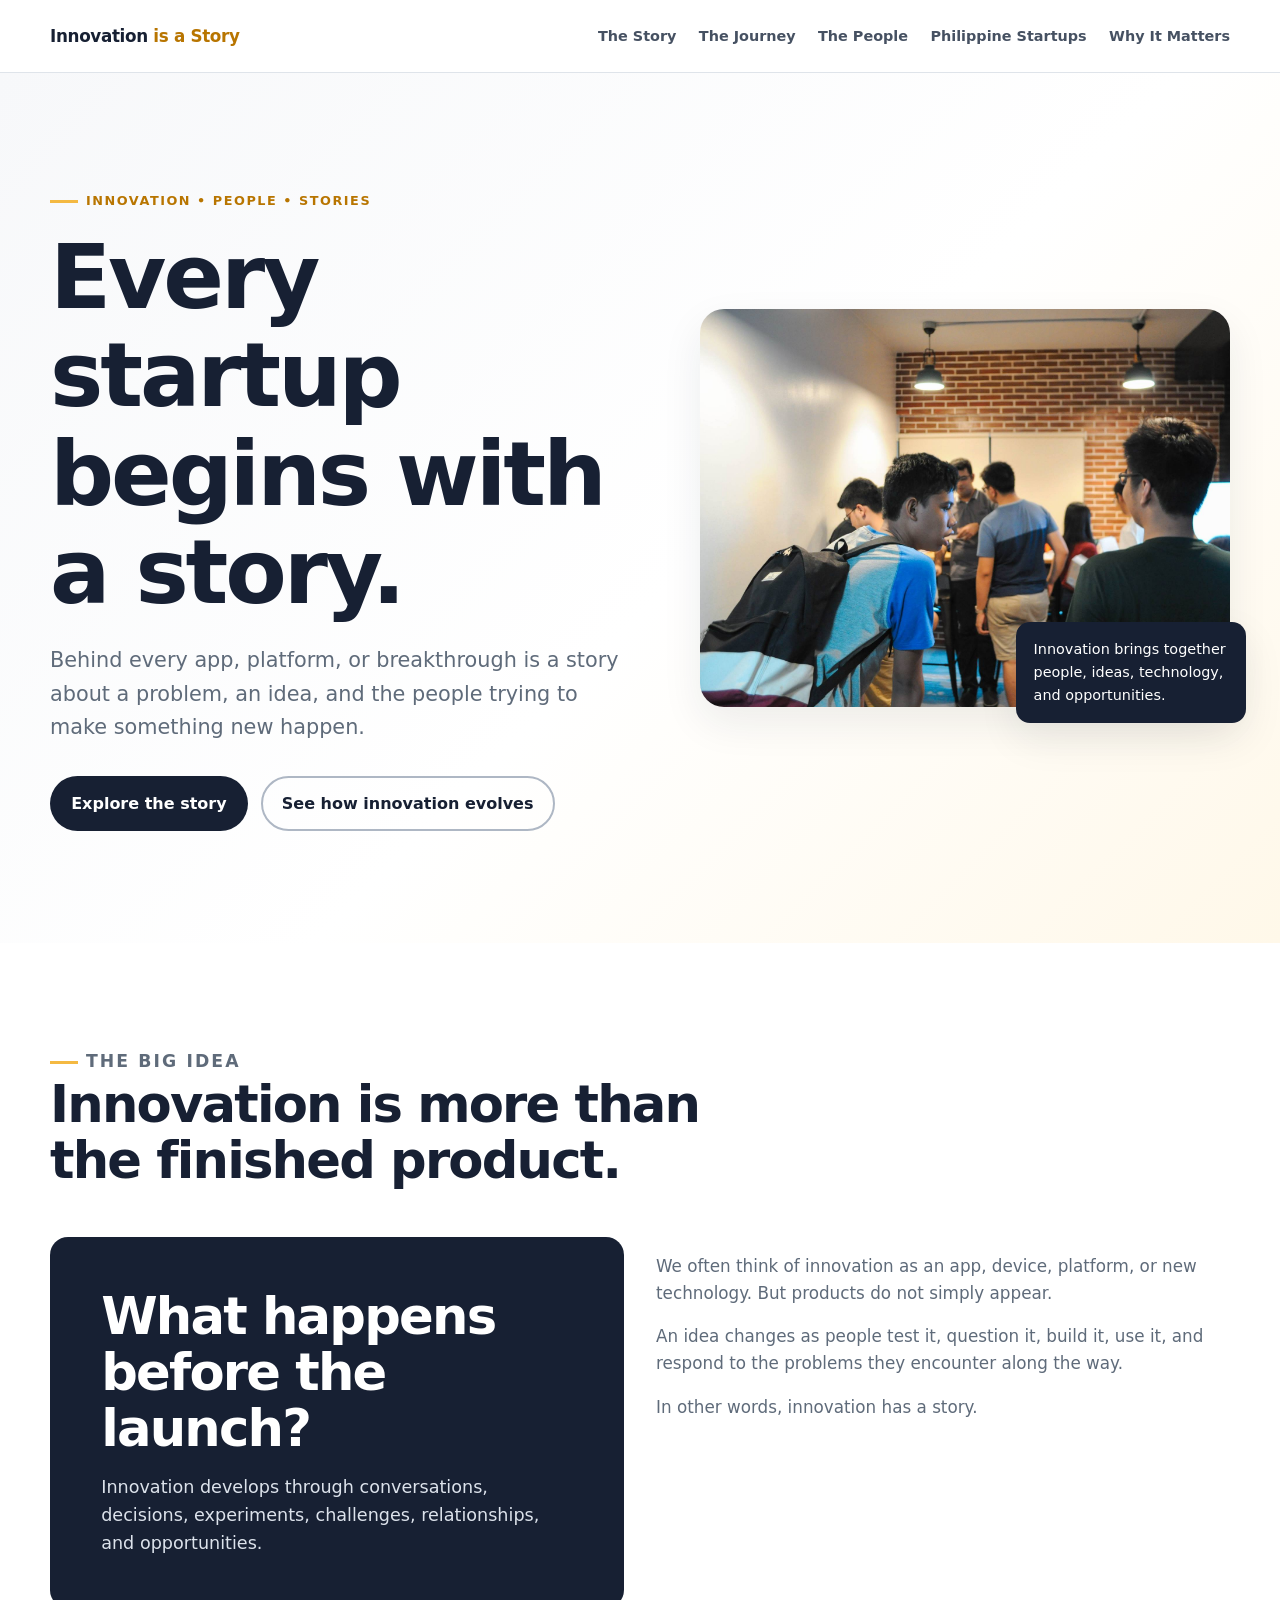
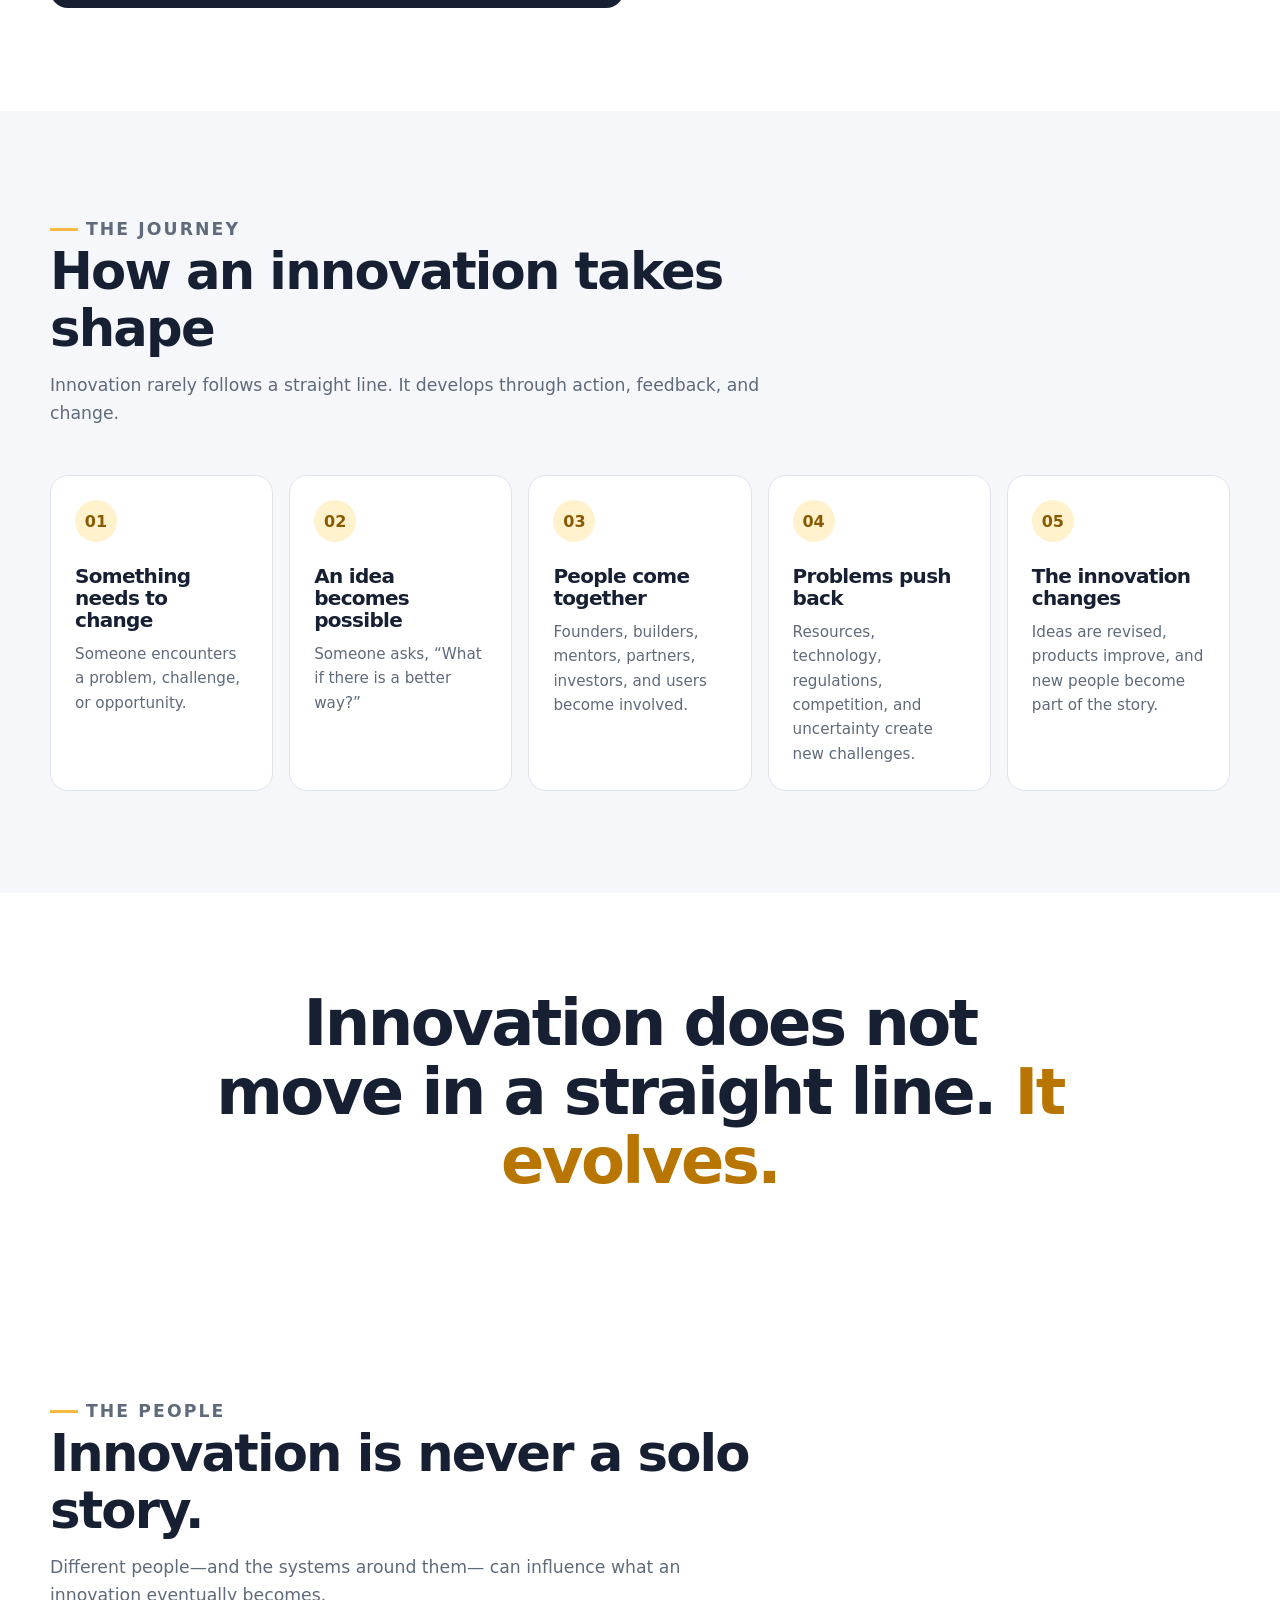
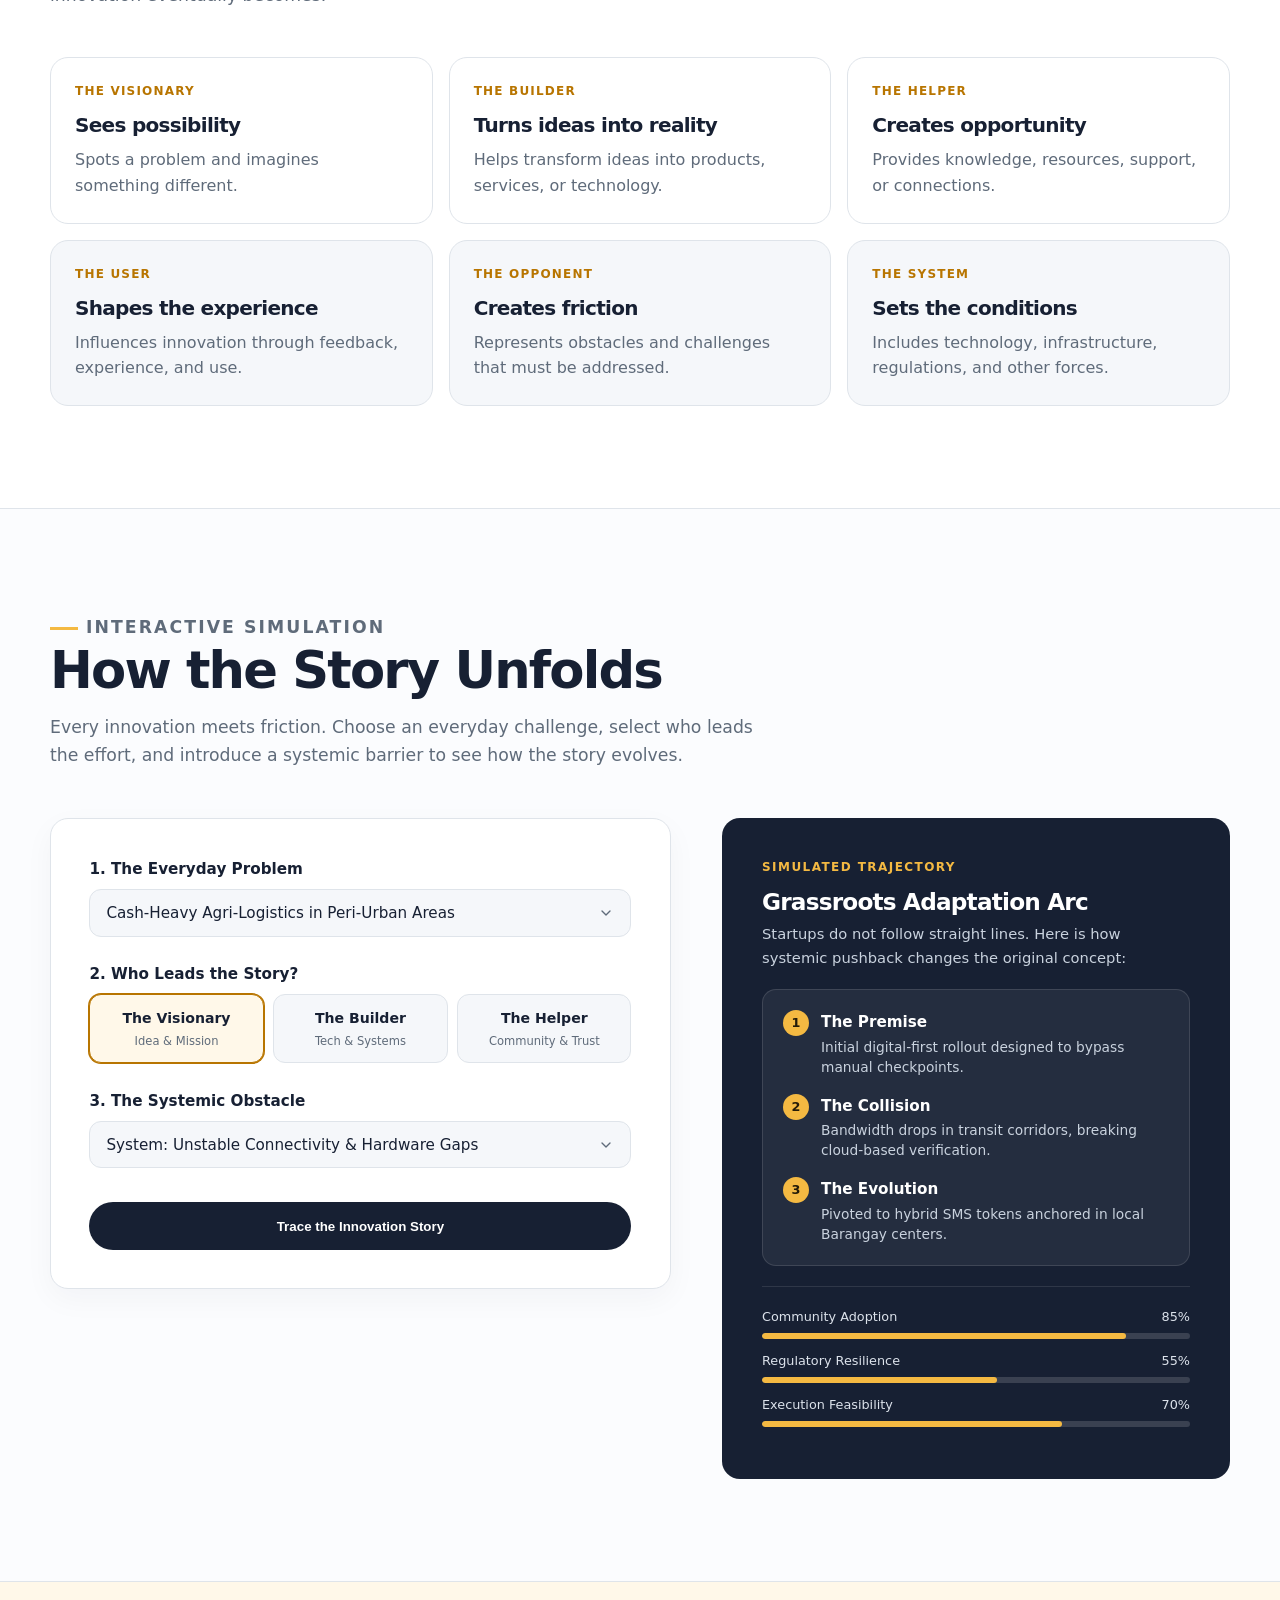
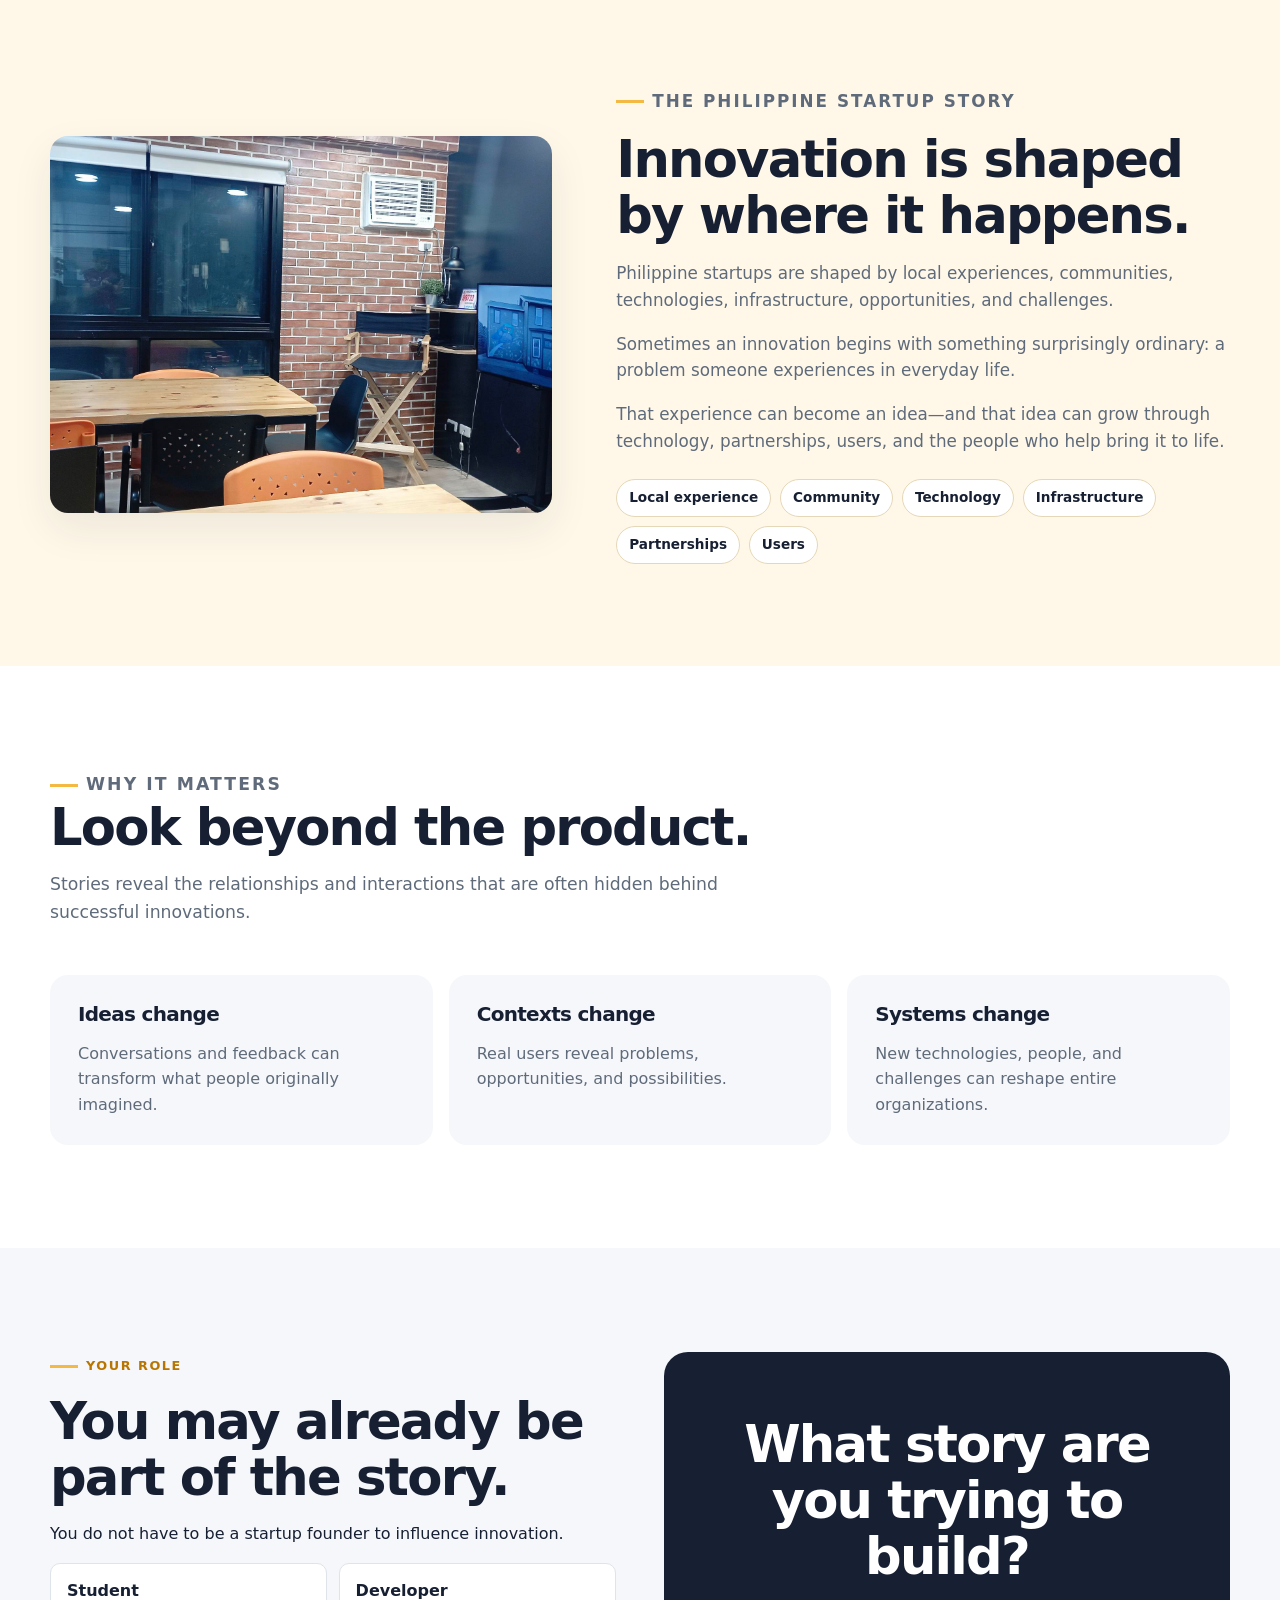
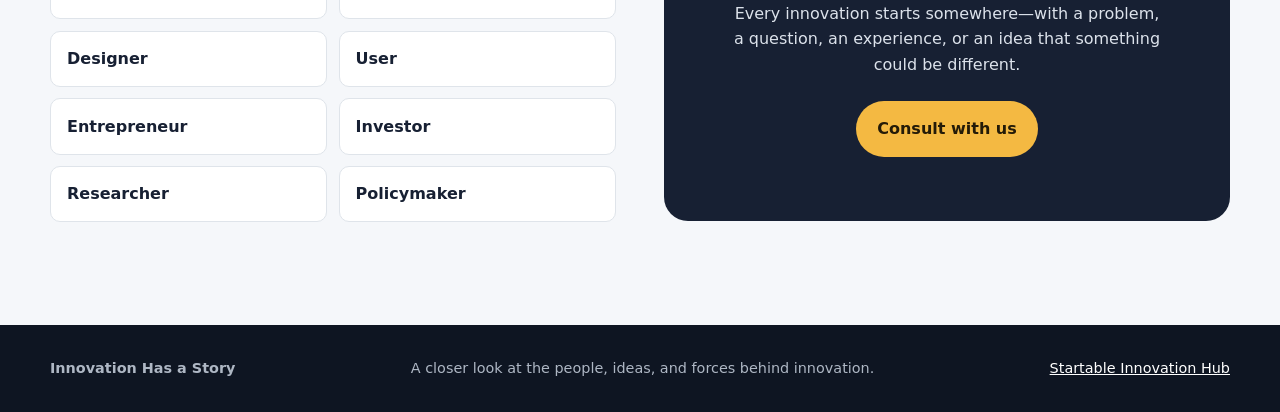
<file: index.html>
<!DOCTYPE html>
<html lang="en">
<head>
    <meta charset="UTF-8">
    <meta name="viewport" content="width=device-width, initial-scale=1.0">

    <meta
        name="description"
        content="Innovation has a story. Explore how ideas, people, technology, challenges, and opportunities shape innovation."
    >

    <title>Innovation Is a Story</title>

    <style>
        /* =========================================================
           RESET & BASE
        ========================================================= */

        *,
        *::before,
        *::after {
            box-sizing: border-box;
        }

        html {
            scroll-behavior: smooth;
            scroll-padding-top: 80px;
        }

        body {
            margin: 0;
            font-family:
                Inter,
                ui-sans-serif,
                system-ui,
                -apple-system,
                BlinkMacSystemFont,
                "Segoe UI",
                sans-serif;
            color: #172033;
            background: #ffffff;
            line-height: 1.6;
        }

        img {
            display: block;
            max-width: 100%;
            height: auto;
        }

        a {
            color: inherit;
        }

        button,
        a {
            -webkit-tap-highlight-color: transparent;
        }

        :focus-visible {
            outline: 3px solid #f4b942;
            outline-offset: 4px;
        }

        /* =========================================================
           ACCESSIBILITY
        ========================================================= */

        .skip-link {
            position: absolute;
            top: -100px;
            left: 1rem;
            z-index: 999;
            padding: 0.75rem 1rem;
            background: #172033;
            color: #ffffff;
            text-decoration: none;
            font-weight: 700;
            border-radius: 0 0 8px 8px;
        }

        .skip-link:focus {
            top: 0;
        }

        .sr-only {
            position: absolute;
            width: 1px;
            height: 1px;
            padding: 0;
            margin: -1px;
            overflow: hidden;
            clip: rect(0, 0, 0, 0);
            white-space: nowrap;
            border: 0;
        }

        /* =========================================================
           DESIGN TOKENS
        ========================================================= */

        :root {
            --ink: #172033;
            --muted: #5f6b7a;
            --surface: #f5f7fa;
            --surface-dark: #172033;
            --accent: #f4b942;
            --accent-dark: #b87500;
            --line: #dfe4ea;
            --white: #ffffff;

            --max-width: 1180px;
            --radius: 18px;
            --shadow: 0 16px 40px rgba(23, 32, 51, 0.08);
        }

        .container {
            width: min(var(--max-width), calc(100% - 2rem));
            margin-inline: auto;
        }

        /* =========================================================
           HEADER
        ========================================================= */

        .site-header {
            position: sticky;
            top: 0;
            z-index: 100;
            background: rgba(255, 255, 255, 0.96);
            border-bottom: 1px solid var(--line);
            backdrop-filter: blur(12px);
        }

        .nav {
            min-height: 72px;
            display: flex;
            align-items: center;
            justify-content: space-between;
            gap: 2rem;
        }

        .brand {
            font-weight: 800;
            font-size: 1.05rem;
            text-decoration: none;
            letter-spacing: -0.02em;
            white-space: nowrap;
        }

        .brand span {
            color: var(--accent-dark);
        }

        .nav-list {
            display: flex;
            align-items: center;
            gap: 1.4rem;
            list-style: none;
            margin: 0;
            padding: 0;
        }

        .nav-list a {
            text-decoration: none;
            font-size: 0.9rem;
            font-weight: 650;
            color: #465162;
        }

        .nav-list a:hover {
            color: var(--ink);
        }

        /* =========================================================
           HERO
        ========================================================= */

        .hero {
            background:
                linear-gradient(
                    135deg,
                    #f7f8fa 0%,
                    #ffffff 55%,
                    #fff8e9 100%
                );
            padding: clamp(4rem, 9vw, 7rem) 0;
        }

        .hero-grid {
            display: grid;
            grid-template-columns: minmax(0, 1.05fr) minmax(0, 0.95fr);
            align-items: center;
            gap: clamp(2rem, 5vw, 5rem);
        }

        .eyebrow {
            display: inline-flex;
            align-items: center;
            gap: 0.5rem;
            margin: 0 0 1rem;
            color: var(--accent-dark);
            font-size: 0.8rem;
            font-weight: 800;
            text-transform: uppercase;
            letter-spacing: 0.12em;
        }

        .eyebrow::before {
            content: "";
            width: 28px;
            height: 3px;
            background: var(--accent);
        }

        h1,
        h2,
        h3 {
            margin-top: 0;
            color: var(--ink);
            line-height: 1.1;
            letter-spacing: -0.035em;
        }

        h1 {
            max-width: 760px;
            margin-bottom: 1.4rem;
            font-size: clamp(3rem, 7vw, 5.7rem);
        }

        h2 {
            font-size: clamp(2rem, 4vw, 3.3rem);
            margin-bottom: 1rem;
        }

        h3 {
            font-size: 1.25rem;
            margin-bottom: 0.7rem;
        }

        .hero-copy {
            max-width: 650px;
            font-size: clamp(1.05rem, 2vw, 1.3rem);
            color: var(--muted);
        }

        .hero-actions {
            display: flex;
            flex-wrap: wrap;
            gap: 0.8rem;
            margin-top: 2rem;
        }

        .button {
            display: inline-flex;
            align-items: center;
            justify-content: center;
            min-height: 48px;
            padding: 0.8rem 1.2rem;
            border-radius: 999px;
            text-decoration: none;
            font-weight: 750;
            border: 2px solid transparent;
            transition:
                transform 160ms ease,
                background 160ms ease,
                color 160ms ease;
        }

        .button:hover {
            transform: translateY(-2px);
        }

        .button-primary {
            background: var(--ink);
            color: var(--white);
        }

        .button-primary:hover {
            background: #28344a;
        }

        .button-secondary {
            background: transparent;
            color: var(--ink);
            border-color: #aeb7c4;
        }

        .button-secondary:hover {
            background: var(--white);
        }

        .hero-image {
            position: relative;
        }

        .hero-image img {
            width: 100%;
            aspect-ratio: 4 / 3;
            object-fit: cover;
            border-radius: 24px;
            box-shadow: var(--shadow);
        }

        .image-label {
            position: absolute;
            right: -1rem;
            bottom: -1rem;
            max-width: 230px;
            padding: 1rem 1.1rem;
            background: var(--ink);
            color: var(--white);
            border-radius: 14px;
            font-size: 0.9rem;
            box-shadow: var(--shadow);
        }

        /* =========================================================
           INTRO / BIG IDEA
        ========================================================= */

        .section {
            padding: clamp(4rem, 8vw, 7rem) 0;
        }

        .section-heading {
            max-width: 720px;
            margin-bottom: 3rem;
        }

        .section-heading p {
            margin: 0;
            color: var(--muted);
            font-size: 1.08rem;
        }

        .intro-grid {
            display: grid;
            grid-template-columns: 1fr 1fr;
            gap: 2rem;
            align-items: stretch;
        }

        .statement {
            padding: clamp(2rem, 4vw, 3.5rem);
            background: var(--ink);
            color: var(--white);
            border-radius: var(--radius);
        }

        .statement h2 {
            color: var(--white);
        }

        .statement p {
            margin: 0;
            color: #dce2eb;
            font-size: 1.1rem;
        }

        .intro-text {
            padding: 1rem 0;
        }

        .intro-text p {
            margin-top: 0;
            color: var(--muted);
            font-size: 1.05rem;
        }

        /* =========================================================
           JOURNEY
        ========================================================= */

        .journey {
            background: var(--surface);
        }

        .journey-grid {
            display: grid;
            grid-template-columns: repeat(5, 1fr);
            gap: 1rem;
        }

        .journey-card {
            position: relative;
            min-height: 260px;
            padding: 1.5rem;
            background: var(--white);
            border: 1px solid var(--line);
            border-radius: var(--radius);
        }

        .journey-number {
            display: inline-flex;
            align-items: center;
            justify-content: center;
            width: 42px;
            height: 42px;
            margin-bottom: 1.4rem;
            border-radius: 50%;
            background: #fff2cd;
            color: #8a5a00;
            font-weight: 850;
        }

        .journey-card p {
            margin: 0;
            color: var(--muted);
            font-size: 0.95rem;
        }

        /* =========================================================
           BIG QUOTE / STATEMENT
        ========================================================= */

        .quote-section {
            padding: clamp(4rem, 8vw, 6rem) 0;
            text-align: center;
        }

        blockquote {
            max-width: 850px;
            margin: 0 auto;
        }

        blockquote p {
            margin: 0;
            color: var(--ink);
            font-size: clamp(2rem, 5vw, 4rem);
            font-weight: 800;
            line-height: 1.08;
            letter-spacing: -0.04em;
        }

        blockquote p span {
            color: var(--accent-dark);
        }

        /* =========================================================
           PEOPLE
        ========================================================= */

        .people-grid {
            display: grid;
            grid-template-columns: repeat(3, 1fr);
            gap: 1rem;
        }

        .person-card {
            padding: 1.5rem;
            border: 1px solid var(--line);
            border-radius: var(--radius);
            background: var(--white);
        }

        .person-card:nth-child(4),
        .person-card:nth-child(5),
        .person-card:nth-child(6) {
            background: var(--surface);
        }

        .person-role {
            display: block;
            margin-bottom: 0.8rem;
            color: var(--accent-dark);
            font-size: 0.75rem;
            font-weight: 850;
            text-transform: uppercase;
            letter-spacing: 0.1em;
        }

        .person-card p {
            margin: 0;
            color: var(--muted);
        }

        /* =========================================================
           PHILIPPINE STARTUPS
        ========================================================= */

        .philippines {
            background: #fff8e9;
        }

        .philippines-grid {
            display: grid;
            grid-template-columns: 0.9fr 1.1fr;
            gap: clamp(2rem, 5vw, 5rem);
            align-items: center;
        }

        .philippines-image img {
            width: 100%;
            aspect-ratio: 4 / 3;
            object-fit: cover;
            border-radius: var(--radius);
            box-shadow: var(--shadow);
        }

        .philippines-copy p {
            color: var(--muted);
            font-size: 1.05rem;
        }

        .pill-list {
            display: flex;
            flex-wrap: wrap;
            gap: 0.55rem;
            margin: 1.5rem 0 0;
            padding: 0;
            list-style: none;
        }

        .pill-list li {
            padding: 0.45rem 0.75rem;
            background: var(--white);
            border: 1px solid #e5d8b8;
            border-radius: 999px;
            font-size: 0.85rem;
            font-weight: 700;
        }

        /* =========================================================
           WHY IT MATTERS
        ========================================================= */

        .why-grid {
            display: grid;
            grid-template-columns: repeat(3, 1fr);
            gap: 1rem;
        }

        .why-card {
            padding: 1.75rem;
            background: var(--surface);
            border-radius: var(--radius);
        }

        .why-card p {
            margin-bottom: 0;
            color: var(--muted);
        }

        /* =========================================================
           AUDIENCE / CTA
        ========================================================= */

        .audience {
            background: var(--surface);
        }

        .audience-grid {
            display: grid;
            grid-template-columns: 1fr 1fr;
            gap: 3rem;
            align-items: center;
        }

        .audience-list {
            display: grid;
            grid-template-columns: repeat(2, 1fr);
            gap: 0.7rem;
            margin: 0;
            padding: 0;
            list-style: none;
        }

        .audience-list li {
            padding: 0.9rem 1rem;
            background: var(--white);
            border: 1px solid var(--line);
            border-radius: 10px;
            font-weight: 700;
        }

        .cta {
            padding: clamp(2rem, 5vw, 4rem);
            background: var(--ink);
            color: var(--white);
            border-radius: 24px;
            text-align: center;
        }

        .cta h2 {
            color: var(--white);
        }

        .cta p {
            max-width: 620px;
            margin: 0 auto 1.5rem;
            color: #dce2eb;
        }

        .cta .button-primary {
            background: var(--accent);
            color: #241b08;
        }

        .cta .button-primary:hover {
            background: #ffd16c;
        }

        /* =========================================================
           FOOTER
        ========================================================= */

        footer {
            padding: 2rem 0;
            background: #0e1522;
            color: #aeb7c4;
        }

        .footer-grid {
            display: flex;
            align-items: center;
            justify-content: space-between;
            gap: 1rem;
        }

        footer a {
            color: #ffffff;
        }

        footer p {
            margin: 0;
            font-size: 0.9rem;
        }

        /* =========================================================
           RESPONSIVE
        ========================================================= */

        @media (max-width: 1000px) {
            .journey-grid {
                grid-template-columns: repeat(3, 1fr);
            }

            .hero-grid,
            .philippines-grid {
                grid-template-columns: 1fr 1fr;
            }
        }

        @media (max-width: 800px) {
            .nav {
                min-height: auto;
                padding: 1rem 0;
                align-items: flex-start;
                flex-direction: column;
                gap: 0.8rem;
            }

            .nav-list {
                width: 100%;
                overflow-x: auto;
                padding-bottom: 0.25rem;
            }

            .hero-grid,
            .intro-grid,
            .philippines-grid,
            .audience-grid {
                grid-template-columns: 1fr;
            }

            .hero {
                padding-top: 3.5rem;
            }

            .hero-image {
                order: -1;
            }

            .journey-grid {
                grid-template-columns: repeat(2, 1fr);
            }

            .people-grid,
            .why-grid {
                grid-template-columns: repeat(2, 1fr);
            }

            .image-label {
                right: 1rem;
            }
        }

        @media (max-width: 560px) {
            .container {
                width: min(var(--max-width), calc(100% - 1.25rem));
            }

            h1 {
                font-size: clamp(2.6rem, 14vw, 4rem);
            }

            .hero-actions {
                flex-direction: column;
            }

            .button {
                width: 100%;
            }

            .journey-grid,
            .people-grid,
            .why-grid,
            .audience-list {
                grid-template-columns: 1fr;
            }

            .journey-card {
                min-height: auto;
            }

            .image-label {
                position: static;
                margin-top: 0.75rem;
                max-width: none;
            }

            .footer-grid {
                align-items: flex-start;
                flex-direction: column;
            }
        }

        /* =========================================================
           REDUCED MOTION
        ========================================================= */

        @media (prefers-reduced-motion: reduce) {
            html {
                scroll-behavior: auto;
            }

            *,
            *::before,
            *::after {
                transition: none !important;
            }
        }
    </style>
    <!-- Google tag (gtag.js) -->
    <script async src="https://www.googletagmanager.com/gtag/js?id=G-MC5BTL21CM"></script>
    <script>
    window.dataLayer = window.dataLayer || [];
    function gtag(){dataLayer.push(arguments);}
    gtag('js', new Date());

    gtag('config', 'G-MC5BTL21CM');
    </script>
</head>

<body>

    <a class="skip-link" href="#main-content">
        Skip to main content
    </a>

    <!-- =========================================================
         HEADER
    ========================================================== -->

    <header class="site-header">
        <div class="container nav">

            <a class="brand" href="#">
                Innovation <span>is a Story</span>
            </a>

            <nav aria-label="Primary navigation">
                <ul class="nav-list">
                    <li><a href="#story">The Story</a></li>
                    <li><a href="#journey">The Journey</a></li>
                    <li><a href="#people">The People</a></li>
                    <li><a href="#philippines">Philippine Startups</a></li>
                    <li><a href="#research">Why It Matters</a></li>
                </ul>
            </nav>

        </div>
    </header>


    <main id="main-content">

        <!-- =====================================================
             HERO
        ====================================================== -->

        <section class="hero" aria-labelledby="hero-title">

            <div class="container hero-grid">

                <div>
                    <p class="eyebrow">Innovation • People • Stories</p>

                    <h1 id="hero-title">
                        Every startup begins with a story.
                    </h1>

                    <p class="hero-copy">
                        Behind every app, platform, or breakthrough is a
                        story about a problem, an idea, and the people
                        trying to make something new happen.
                    </p>

                    <div class="hero-actions">
                        <a class="button button-primary" href="#story">
                            Explore the story
                        </a>

                        <a class="button button-secondary" href="#journey">
                            See how innovation evolves
                        </a>
                    </div>
                </div>

                <div class="hero-image">
                    <img
                        src="assets/hero-image.webp"
                        alt="People gathered in a startup innovation workshop"
                        width="1000"
                        height="750"
                    >

                    <div class="image-label">
                        Innovation brings together people, ideas,
                        technology, and opportunities.
                    </div>
                </div>

            </div>

        </section>


        <!-- =====================================================
             BIG IDEA
        ====================================================== -->

        <section class="section" id="story" aria-labelledby="story-title">

            <div class="container">

                <div class="section-heading">
                    <p class="eyebrow">The big idea</p>

                    <h2 id="story-title">
                        Innovation is more than the finished product.
                    </h2>
                </div>

                <div class="intro-grid">

                    <div class="statement">
                        <h2>
                            What happens before the launch?
                        </h2>

                        <p>
                            Innovation develops through conversations,
                            decisions, experiments, challenges,
                            relationships, and opportunities.
                        </p>
                    </div>

                    <div class="intro-text">
                        <p>
                            We often think of innovation as an app,
                            device, platform, or new technology.
                            But products do not simply appear.
                        </p>

                        <p>
                            An idea changes as people test it,
                            question it, build it, use it, and respond
                            to the problems they encounter along the way.
                        </p>

                        <p>
                            In other words, innovation has a story.
                        </p>
                    </div>

                </div>

            </div>

        </section>


        <!-- =====================================================
             JOURNEY
        ====================================================== -->

        <section class="section journey" id="journey"
                 aria-labelledby="journey-title">

            <div class="container">

                <div class="section-heading">
                    <p class="eyebrow">The journey</p>

                    <h2 id="journey-title">
                        How an innovation takes shape
                    </h2>

                    <p>
                        Innovation rarely follows a straight line.
                        It develops through action, feedback, and change.
                    </p>
                </div>

                <div class="journey-grid">

                    <article class="journey-card">
                        <span class="journey-number">01</span>

                        <h3>Something needs to change</h3>

                        <p>
                            Someone encounters a problem, challenge,
                            or opportunity.
                        </p>
                    </article>

                    <article class="journey-card">
                        <span class="journey-number">02</span>

                        <h3>An idea becomes possible</h3>

                        <p>
                            Someone asks, “What if there is a better way?”
                        </p>
                    </article>

                    <article class="journey-card">
                        <span class="journey-number">03</span>

                        <h3>People come together</h3>

                        <p>
                            Founders, builders, mentors, partners,
                            investors, and users become involved.
                        </p>
                    </article>

                    <article class="journey-card">
                        <span class="journey-number">04</span>

                        <h3>Problems push back</h3>

                        <p>
                            Resources, technology, regulations,
                            competition, and uncertainty create
                            new challenges.
                        </p>
                    </article>

                    <article class="journey-card">
                        <span class="journey-number">05</span>

                        <h3>The innovation changes</h3>

                        <p>
                            Ideas are revised, products improve,
                            and new people become part of the story.
                        </p>
                    </article>

                </div>

            </div>

        </section>


        <!-- =====================================================
             QUOTE
        ====================================================== -->

        <section class="quote-section" aria-label="Key idea">

            <div class="container">

                <blockquote>
                    <p>
                        Innovation does not move in a straight line.
                        <span>It evolves.</span>
                    </p>
                </blockquote>

            </div>

        </section>


        <!-- =====================================================
             PEOPLE
        ====================================================== -->

        <section class="section" id="people"
                 aria-labelledby="people-title">

            <div class="container">

                <div class="section-heading">
                    <p class="eyebrow">The people</p>

                    <h2 id="people-title">
                        Innovation is never a solo story.
                    </h2>

                    <p>
                        Different people—and the systems around them—
                        can influence what an innovation eventually becomes.
                    </p>
                </div>

                <div class="people-grid">

                    <article class="person-card">
                        <span class="person-role">The visionary</span>
                        <h3>Sees possibility</h3>
                        <p>
                            Spots a problem and imagines something different.
                        </p>
                    </article>

                    <article class="person-card">
                        <span class="person-role">The builder</span>
                        <h3>Turns ideas into reality</h3>
                        <p>
                            Helps transform ideas into products,
                            services, or technology.
                        </p>
                    </article>

                    <article class="person-card">
                        <span class="person-role">The helper</span>
                        <h3>Creates opportunity</h3>
                        <p>
                            Provides knowledge, resources, support,
                            or connections.
                        </p>
                    </article>

                    <article class="person-card">
                        <span class="person-role">The user</span>
                        <h3>Shapes the experience</h3>
                        <p>
                            Influences innovation through feedback,
                            experience, and use.
                        </p>
                    </article>

                    <article class="person-card">
                        <span class="person-role">The opponent</span>
                        <h3>Creates friction</h3>
                        <p>
                            Represents obstacles and challenges
                            that must be addressed.
                        </p>
                    </article>

                    <article class="person-card">
                        <span class="person-role">The system</span>
                        <h3>Sets the conditions</h3>
                        <p>
                            Includes technology, infrastructure,
                            regulations, and other forces.
                        </p>
                    </article>

                </div>

            </div>

        </section>

        <!-- =========================================================
     INTERACTIVE NARRATIVE SIMULATOR
========================================================== -->

<style>
    /* Scoped styling matching site tokens */
    .simulator-section {
        background: #fbfcfe;
        border-top: 1px solid var(--line);
        border-bottom: 1px solid var(--line);
    }

    .simulator-layout {
        display: grid;
        grid-template-columns: 1.1fr 0.9fr;
        gap: clamp(2rem, 4vw, 3.5rem);
        align-items: start;
    }

    .sim-form-card {
        background: var(--white);
        border: 1px solid var(--line);
        border-radius: var(--radius);
        padding: clamp(1.5rem, 3vw, 2.5rem);
        box-shadow: 0 10px 30px rgba(23, 32, 51, 0.04);
    }

    .sim-group {
        margin-bottom: 1.6rem;
    }

    .sim-label {
        display: block;
        font-weight: 750;
        font-size: 0.95rem;
        color: var(--ink);
        margin-bottom: 0.5rem;
    }

    .sim-select {
        width: 100%;
        padding: 0.85rem 1rem;
        font-size: 0.95rem;
        font-family: inherit;
        color: var(--ink);
        background-color: var(--surface);
        border: 1.5px solid var(--line);
        border-radius: 12px;
        transition: border-color 150ms ease, box-shadow 150ms ease;
        appearance: none;
        background-image: url("data:image/svg+xml,%3Csvg xmlns='http://www.w3.org/2000/svg' width='16' height='16' viewBox='0 0 24 24' fill='none' stroke='%235f6b7a' stroke-width='2' stroke-linecap='round' stroke-linejoin='round'%3E%3Cpath d='m6 9 6 6 6-6'/%3E%3C/svg%3E");
        background-repeat: no-repeat;
        background-position: right 1rem center;
        cursor: pointer;
    }

    .sim-select:focus {
        border-color: var(--accent-dark);
        outline: none;
    }

    /* Radio pill buttons */
    .pill-group {
        display: grid;
        grid-template-columns: repeat(3, 1fr);
        gap: 0.6rem;
    }

    .pill-option {
        position: relative;
    }

    .pill-option input[type="radio"] {
        position: absolute;
        opacity: 0;
        width: 100%;
        height: 100%;
        cursor: pointer;
        margin: 0;
    }

    .pill-content {
        display: flex;
        flex-direction: column;
        align-items: center;
        justify-content: center;
        padding: 0.75rem 0.5rem;
        text-align: center;
        border: 1.5px solid var(--line);
        border-radius: 12px;
        background: var(--surface);
        transition: all 160ms ease;
    }

    .pill-title {
        font-weight: 750;
        font-size: 0.88rem;
        color: var(--ink);
    }

    .pill-sub {
        font-size: 0.72rem;
        color: var(--muted);
        margin-top: 2px;
    }

    .pill-option input[type="radio"]:checked + .pill-content {
        background: #fff8e9;
        border-color: var(--accent-dark);
        box-shadow: 0 0 0 1px var(--accent-dark);
    }

    .sim-btn {
        width: 100%;
        margin-top: 0.5rem;
        cursor: pointer;
    }

    /* Dynamic Output Stage */
    .sim-output-card {
        background: var(--ink);
        color: var(--white);
        border-radius: var(--radius);
        padding: clamp(1.75rem, 3.5vw, 2.5rem);
        position: sticky;
        top: 100px;
    }

    .sim-output-eyebrow {
        color: var(--accent);
        font-size: 0.75rem;
        font-weight: 800;
        letter-spacing: 0.12em;
        text-transform: uppercase;
        margin-bottom: 0.75rem;
    }

    .sim-narrative-box {
        background: rgba(255, 255, 255, 0.06);
        border: 1px solid rgba(255, 255, 255, 0.12);
        border-radius: 14px;
        padding: 1.25rem;
        margin: 1.25rem 0;
    }

    .sim-stage-step {
        display: flex;
        gap: 0.75rem;
        margin-bottom: 1rem;
    }

    .sim-stage-step:last-child {
        margin-bottom: 0;
    }

    .sim-step-icon {
        flex-shrink: 0;
        width: 26px;
        height: 26px;
        border-radius: 50%;
        background: var(--accent);
        color: #241b08;
        font-weight: 800;
        font-size: 0.8rem;
        display: flex;
        align-items: center;
        justify-content: center;
    }

    .sim-step-text h4 {
        margin: 0 0 0.2rem;
        font-size: 0.95rem;
        color: var(--white);
    }

    .sim-step-text p {
        margin: 0;
        font-size: 0.86rem;
        color: #c9d2de;
        line-height: 1.45;
    }

    /* Metrics meters */
    .metrics-container {
        margin-top: 1.25rem;
        padding-top: 1.25rem;
        border-top: 1px solid rgba(255, 255, 255, 0.1);
    }

    .metric-row {
        margin-bottom: 0.75rem;
    }

    .metric-header {
        display: flex;
        justify-content: space-between;
        font-size: 0.8rem;
        margin-bottom: 0.35rem;
        color: #dce2eb;
    }

    .metric-track {
        height: 6px;
        background: rgba(255, 255, 255, 0.15);
        border-radius: 999px;
        overflow: hidden;
    }

    .metric-bar {
        height: 100%;
        background: var(--accent);
        border-radius: 999px;
        transition: width 400ms ease;
    }

    .sim-validation-note {
        color: #ff7675;
        font-size: 0.82rem;
        margin-top: 0.5rem;
        display: none;
    }

    @media (max-width: 850px) {
        .simulator-layout {
            grid-template-columns: 1fr;
        }
        .sim-output-card {
            position: static;
        }
    }

    @media (max-width: 500px) {
        .pill-group {
            grid-template-columns: 1fr;
        }
    }
</style>

<section class="section simulator-section" id="simulator" aria-labelledby="simulator-title">
    <div class="container">
        
        <div class="section-heading">
            <p class="eyebrow">Interactive Simulation</p>
            <h2 id="simulator-title">How the Story Unfolds</h2>
            <p>
                Every innovation meets friction. Choose an everyday challenge, select who leads 
                the effort, and introduce a systemic barrier to see how the story evolves.
            </p>
        </div>

        <div class="simulator-layout">
            
            <!-- Controls Form -->
            <form class="sim-form-card" id="narrative-form" onsubmit="event.preventDefault();">
                
                <!-- Input 1: The Initial Problem -->
                <div class="sim-group">
                    <label class="sim-label" for="sim-problem">1. The Everyday Problem</label>
                    <select class="sim-select" id="sim-problem" required>
                        <option value="logistics">Cash-Heavy Agri-Logistics in Peri-Urban Areas</option>
                        <option value="health">Fragmented Healthcare Access in Remote Barangays</option>
                        <option value="sme">Collateral-Free Micro-Lending for Sari-Sari Stores</option>
                    </select>
                </div>

                <!-- Input 2: Lead Archetype -->
                <div class="sim-group">
                    <span class="sim-label">2. Who Leads the Story?</span>
                    <div class="pill-group" role="radiogroup" aria-label="Lead Archetype">
                        <label class="pill-option">
                            <input type="radio" name="sim-archetype" value="visionary" checked>
                            <div class="pill-content">
                                <span class="pill-title">The Visionary</span>
                                <span class="pill-sub">Idea & Mission</span>
                            </div>
                        </label>
                        <label class="pill-option">
                            <input type="radio" name="sim-archetype" value="builder">
                            <div class="pill-content">
                                <span class="pill-title">The Builder</span>
                                <span class="pill-sub">Tech & Systems</span>
                            </div>
                        </label>
                        <label class="pill-option">
                            <input type="radio" name="sim-archetype" value="helper">
                            <div class="pill-content">
                                <span class="pill-title">The Helper</span>
                                <span class="pill-sub">Community & Trust</span>
                            </div>
                        </label>
                    </div>
                </div>

                <!-- Input 3: Systemic Friction -->
                <div class="sim-group">
                    <label class="sim-label" for="sim-obstacle">3. The Systemic Obstacle</label>
                    <select class="sim-select" id="sim-obstacle" required>
                        <option value="connectivity">System: Unstable Connectivity & Hardware Gaps</option>
                        <option value="bureaucracy">System: Legacy Regulations & Compliance Costs</option>
                        <option value="incumbent">Opponent: Distrustful Informal Middlemen</option>
                    </select>
                </div>

                <button type="button" class="button button-primary sim-btn" id="sim-run-btn">
                    Trace the Innovation Story
                </button>
                <div class="sim-validation-note" id="sim-error-msg">Please complete all selections.</div>
            </form>

            <!-- Dynamic Result Card -->
            <div class="sim-output-card" aria-live="polite">
                <div class="sim-output-eyebrow">Simulated Trajectory</div>
                <h3 id="sim-result-title" style="color: var(--white); font-size: 1.45rem; margin-bottom: 0.5rem;">
                    Grassroots Adaptation Arc
                </h3>
                <p style="color: #c9d2de; font-size: 0.92rem; margin: 0;">
                    Startups do not follow straight lines. Here is how systemic pushback changes the original concept:
                </p>

                <div class="sim-narrative-box">
                    <div class="sim-stage-step">
                        <span class="sim-step-icon">1</span>
                        <div class="sim-step-text">
                            <h4>The Premise</h4>
                            <p id="sim-step-1">Initial digital-first rollout designed to bypass manual checkpoints.</p>
                        </div>
                    </div>
                    <div class="sim-stage-step">
                        <span class="sim-step-icon">2</span>
                        <div class="sim-step-text">
                            <h4>The Collision</h4>
                            <p id="sim-step-2">Bandwidth drops in transit corridors, breaking cloud-based verification.</p>
                        </div>
                    </div>
                    <div class="sim-stage-step">
                        <span class="sim-step-icon">3</span>
                        <div class="sim-step-text">
                            <h4>The Evolution</h4>
                            <p id="sim-step-3">Pivoted to hybrid SMS tokens anchored in local Barangay centers.</p>
                        </div>
                    </div>
                </div>

                <!-- Metrics -->
                <div class="metrics-container">
                    <div class="metric-row">
                        <div class="metric-header">
                            <span>Community Adoption</span>
                            <span id="metric-comm-val">85%</span>
                        </div>
                        <div class="metric-track">
                            <div class="metric-bar" id="metric-comm-bar" style="width: 85%;"></div>
                        </div>
                    </div>

                    <div class="metric-row">
                        <div class="metric-header">
                            <span>Regulatory Resilience</span>
                            <span id="metric-reg-val">55%</span>
                        </div>
                        <div class="metric-track">
                            <div class="metric-bar" id="metric-reg-bar" style="width: 55%;"></div>
                        </div>
                    </div>

                    <div class="metric-row">
                        <div class="metric-header">
                            <span>Execution Feasibility</span>
                            <span id="metric-feas-val">70%</span>
                        </div>
                        <div class="metric-track">
                            <div class="metric-bar" id="metric-feas-bar" style="width: 70%;"></div>
                        </div>
                    </div>
                </div>

            </div>

        </div>

    </div>
</section>

<script>
    (function() {
        // Narrative state matrix
        const narratives = {
            logistics: {
                connectivity: {
                    title: "The Hybrid Mesh Pivot",
                    p1: "A sleek automated freight dispatch app was envisioned to eliminate paper logbooks for farm goods.",
                    p2: "Inter-island ferries and mountain passes regularly drop cellular reception, halting cloud transactions.",
                    p3: "The team redesigned the core workflow around an offline-first sync engine using local dispatch hubs.",
                    comm: 75, reg: 65, feas: 85
                },
                bureaucracy: {
                    title: "The Inter-Agency Alliance",
                    p1: "Direct-to-consumer delivery promised to slash shipping margins for regional farmers.",
                    p2: "Conflicting provincial travel permits and municipal transport fees created multi-day checkpoint halts.",
                    p3: "Founders partnered with registered agricultural transport co-operatives to clear compliance under shared manifests.",
                    comm: 80, reg: 85, feas: 60
                },
                incumbent: {
                    title: "The Middleman Transition",
                    p1: "A marketplace app intended to replace traditional 'viajeros' and loan-shark aggregators.",
                    p2: "Growers relied on traditional intermediaries for emergency household loans that the app could not disburse.",
                    p3: "Rather than displacing local middlemen, the startup onboarded them as certified field logistics agents.",
                    comm: 90, reg: 70, feas: 75
                }
            },
            health: {
                connectivity: {
                    title: "The Community Nurse Mesh",
                    p1: "Telemedicine consultation rooms were designed to bring city doctors directly to remote barangays.",
                    p2: "Video calls failed across island clusters due to weather interruptions and satellite jitter.",
                    p3: "Shifted from live video triage to store-and-forward voice notes managed by trained Barangay Health Workers.",
                    comm: 95, reg: 60, feas: 80
                },
                bureaucracy: {
                    title: "The Institutional Sandbox",
                    p1: "A mobile prescription-sharing platform aimed to speed up critical chronic medication refills.",
                    p2: "Complex medical privacy frameworks and legacy wet-signature mandates delayed clinic accreditation.",
                    p3: "Entered an official municipal pilot program to co-design auditable digital consent mechanisms.",
                    comm: 65, reg: 90, feas: 60
                },
                incumbent: {
                    title: "The Trust-Building Accord",
                    p1: "Algorithmic screening aimed to route emergency cases away from overcrowded provincial hospitals.",
                    p2: "Patients bypassed the digital system, distrusting automated suggestions over local elders' advice.",
                    p3: "Recruited village leaders as co-designers, integrating local vernacular terms into all symptom checks.",
                    comm: 85, reg: 75, feas: 70
                }
            },
            sme: {
                connectivity: {
                    title: "The SMS Ledger Protocol",
                    p1: "A digital wallet app was deployed to give micro-retailers instant digital microloans.",
                    p2: "Data outages and low-tier smartphone storage prevented store owners from keeping the app updated.",
                    p3: "Re-architected the underwriting engine to accept USSD and SMS transaction prompts without mobile data.",
                    comm: 90, reg: 70, feas: 85
                },
                bureaucracy: {
                    title: "The Credit Bureau Bridge",
                    p1: "Alternative data scoring using utility payments was set up to bypass collateral requirements.",
                    p2: "Strict licensing rules required traditional banking guarantees the startup could not supply.",
                    p3: "Partnered with rural banks to act as the institutional lender while the startup retained the data scoring layer.",
                    comm: 70, reg: 95, feas: 65
                },
                incumbent: {
                    title: "The Micro-Merchant Coalition",
                    p1: "A credit scoring system aimed to replace predatory informal street lenders ('5-6' operators).",
                    p2: "Street lenders retaliated by offering more flexible, no-documentation daily cash lines.",
                    p3: "Embedded friendly micro-incentives into store inventory restocks, turning lenders into registered distributors.",
                    comm: 85, reg: 70, feas: 75
                }
            }
        };

        const problemSelect = document.getElementById('sim-problem');
        const obstacleSelect = document.getElementById('sim-obstacle');
        const runBtn = document.getElementById('sim-run-btn');

        const outTitle = document.getElementById('sim-result-title');
        const outP1 = document.getElementById('sim-step-1');
        const outP2 = document.getElementById('sim-step-2');
        const outP3 = document.getElementById('sim-step-3');

        const barComm = document.getElementById('metric-comm-bar');
        const barReg = document.getElementById('metric-reg-bar');
        const barFeas = document.getElementById('metric-feas-bar');

        const valComm = document.getElementById('metric-comm-val');
        const valReg = document.getElementById('metric-reg-val');
        const valFeas = document.getElementById('metric-feas-val');

function updateNarrative(triggerType = 'direct_input') {
            const prob = problemSelect.value;
            const obs = obstacleSelect.value;
            const archetype = document.querySelector('input[name="sim-archetype"]:checked')?.value || 'visionary';

            const data = narratives[prob]?.[obs];
            if (!data) return;

            // Apply slight modifiers based on who leads
            let commMod = archetype === 'helper' ? 8 : (archetype === 'builder' ? -4 : 0);
            let feasMod = archetype === 'builder' ? 10 : (archetype === 'visionary' ? -5 : 0);
            let regMod = archetype === 'visionary' ? -6 : (archetype === 'helper' ? 6 : 0);

            const finalComm = Math.min(98, Math.max(25, data.comm + commMod));
            const finalReg = Math.min(98, Math.max(25, data.reg + regMod));
            const finalFeas = Math.min(98, Math.max(25, data.feas + feasMod));

            // Render text
            outTitle.textContent = data.title;
            outP1.textContent = data.p1;
            outP2.textContent = data.p2;
            outP3.textContent = data.p3;

            // Render bars
            barComm.style.width = finalComm + '%';
            valComm.textContent = finalComm + '%';

            barReg.style.width = finalReg + '%';
            valReg.textContent = finalReg + '%';

            barFeas.style.width = finalFeas + '%';
            valFeas.textContent = finalFeas + '%';

            // --- SEND TO GOOGLE ANALYTICS ---
            if (typeof gtag === 'function') {
                gtag('event', 'simulator_interaction', {
                    trigger_source: triggerType,
                    story_problem: prob,
                    story_obstacle: obs,
                    story_leader: archetype,
                    sim_title: data.title
                });
            }
        }

        // 1. Button click trigger
        runBtn.addEventListener('click', function() {
            updateNarrative('button_click');
        });

        // 2. Dropdown triggers
        problemSelect.addEventListener('change', function() {
            updateNarrative('problem_select');
        });

        obstacleSelect.addEventListener('change', function() {
            updateNarrative('obstacle_select');
        });

        // 3. Archetype pill triggers
        document.querySelectorAll('input[name="sim-archetype"]').forEach(r => {
            r.addEventListener('change', function() {
                updateNarrative('archetype_select');
            });
        });
    })();
</script>

        <!-- =====================================================
             PHILIPPINE CONTEXT
        ====================================================== -->

        <section class="section philippines"
                 id="philippines"
                 aria-labelledby="philippines-title">

            <div class="container philippines-grid">

                <div class="philippines-image">

                    <img
                        src="assets/supporting-image-1.webp"
                        alt="A collaborative workspace used for startup and innovation activities"
                        width="1000"
                        height="750"
                        loading="lazy"
                    >

                </div>

                <div class="philippines-copy">

                    <p class="eyebrow">The Philippine startup story</p>

                    <h2 id="philippines-title">
                        Innovation is shaped by where it happens.
                    </h2>

                    <p>
                        Philippine startups are shaped by local
                        experiences, communities, technologies,
                        infrastructure, opportunities, and challenges.
                    </p>

                    <p>
                        Sometimes an innovation begins with something
                        surprisingly ordinary: a problem someone
                        experiences in everyday life.
                    </p>

                    <p>
                        That experience can become an idea—and that idea
                        can grow through technology, partnerships,
                        users, and the people who help bring it to life.
                    </p>

                    <ul class="pill-list"
                        aria-label="Factors that influence innovation">

                        <li>Local experience</li>
                        <li>Community</li>
                        <li>Technology</li>
                        <li>Infrastructure</li>
                        <li>Partnerships</li>
                        <li>Users</li>

                    </ul>

                </div>

            </div>

        </section>


        <!-- =====================================================
             WHY IT MATTERS
        ====================================================== -->

        <section class="section"
                 id="research"
                 aria-labelledby="research-title">

            <div class="container">

                <div class="section-heading">

                    <p class="eyebrow">Why it matters</p>

                    <h2 id="research-title">
                        Look beyond the product.
                    </h2>

                    <p>
                        Stories reveal the relationships and interactions
                        that are often hidden behind successful innovations.
                    </p>

                </div>

                <div class="why-grid">

                    <article class="why-card">
                        <h3>Ideas change</h3>
                        <p>
                            Conversations and feedback can transform
                            what people originally imagined.
                        </p>
                    </article>

                    <article class="why-card">
                        <h3>Contexts change</h3>
                        <p>
                            Real users reveal problems, opportunities,
                            and possibilities.
                        </p>
                    </article>

                    <article class="why-card">
                        <h3>Systems change</h3>
                        <p>
                            New technologies, people, and challenges
                            can reshape entire organizations.
                        </p>
                    </article>

                </div>

            </div>

        </section>


        <!-- =====================================================
             YOU ARE PART OF THE STORY
        ====================================================== -->

        <section class="section audience"
                 aria-labelledby="audience-title">

            <div class="container audience-grid">

                <div>

                    <p class="eyebrow">Your role</p>

                    <h2 id="audience-title">
                        You may already be part of the story.
                    </h2>

                    <p>
                        You do not have to be a startup founder to
                        influence innovation.
                    </p>

                    <ul class="audience-list">

                        <li>Student</li>
                        <li>Developer</li>
                        <li>Designer</li>
                        <li>User</li>
                        <li>Entrepreneur</li>
                        <li>Investor</li>
                        <li>Researcher</li>
                        <li>Policymaker</li>

                    </ul>

                </div>

                <div class="cta">

                    <h2>
                        What story are you trying to build?
                    </h2>

                    <p>
                        Every innovation starts somewhere—with a problem,
                        a question, an experience, or an idea that
                        something could be different.
                    </p>

                    <a
                        class="button button-primary"
                        href="https://startablehub.com/"
                        target="_blank"
                        rel="noopener noreferrer"
                    >
                        Consult with us
                    </a>

                </div>

            </div>

        </section>

    </main>


    <!-- =========================================================
         FOOTER
    ========================================================== -->

    <footer>

        <div class="container footer-grid">

            <p>
                <strong>Innovation Has a Story</strong>
            </p>

            <p>
                A closer look at the people, ideas, and forces behind innovation.
            </p>

            <p>
                <a
                    href="https://startablehub.com/"
                    target="_blank"
                    rel="noopener noreferrer"
                >
                    Startable Innovation Hub
                </a>
            </p>

        </div>

    </footer>

</body>
</html>
</file>
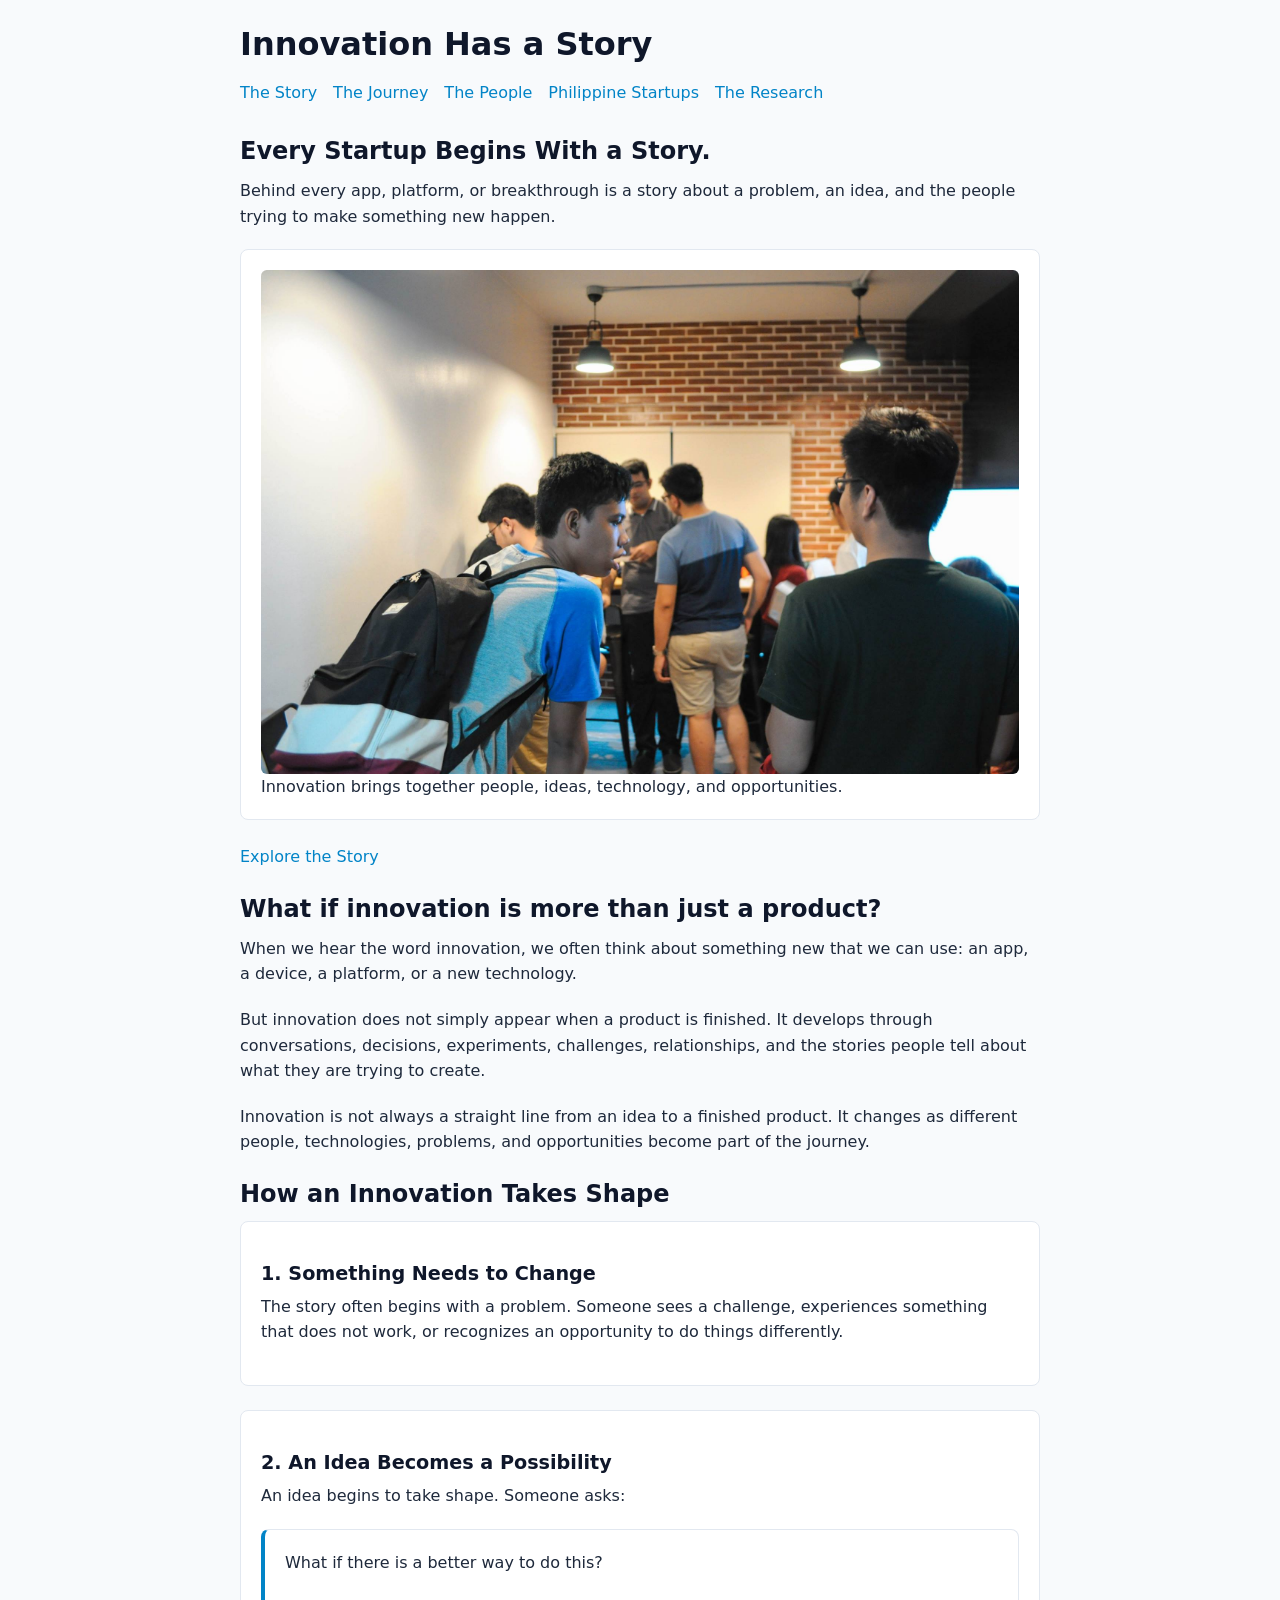
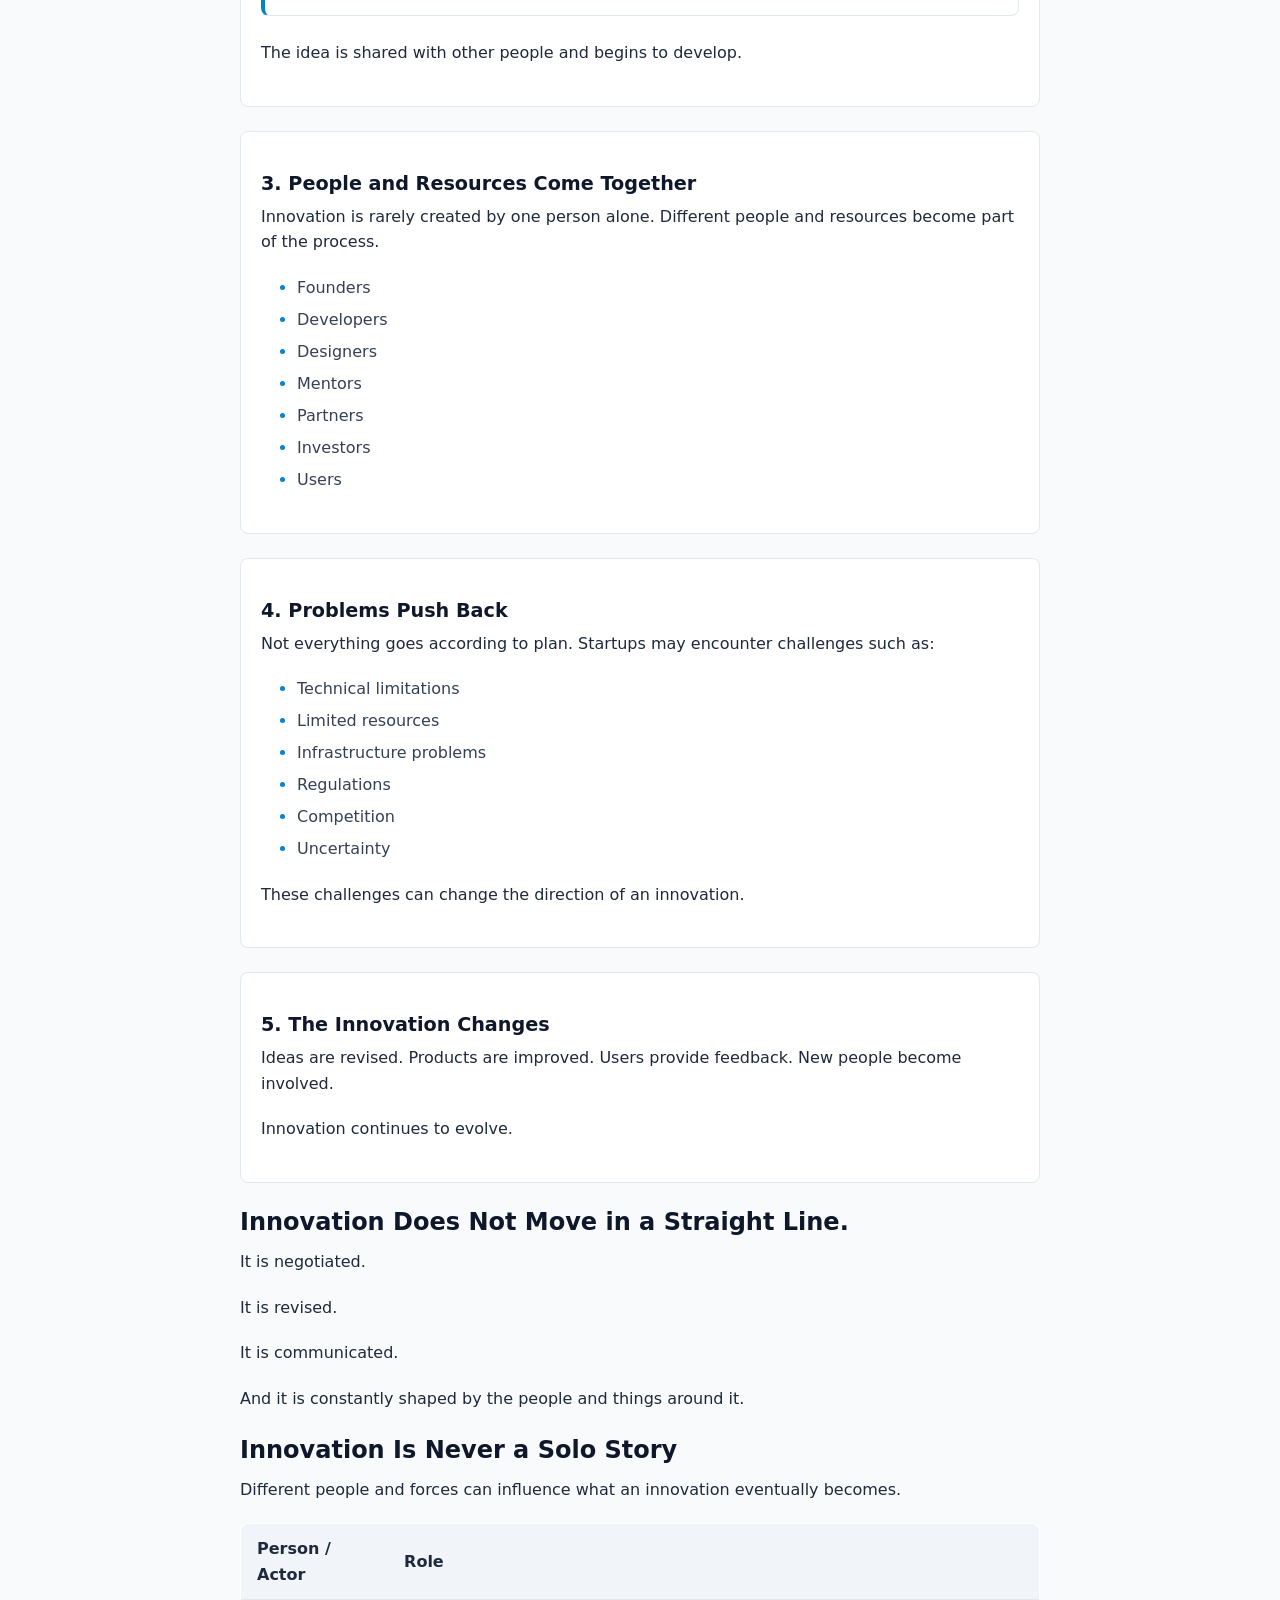
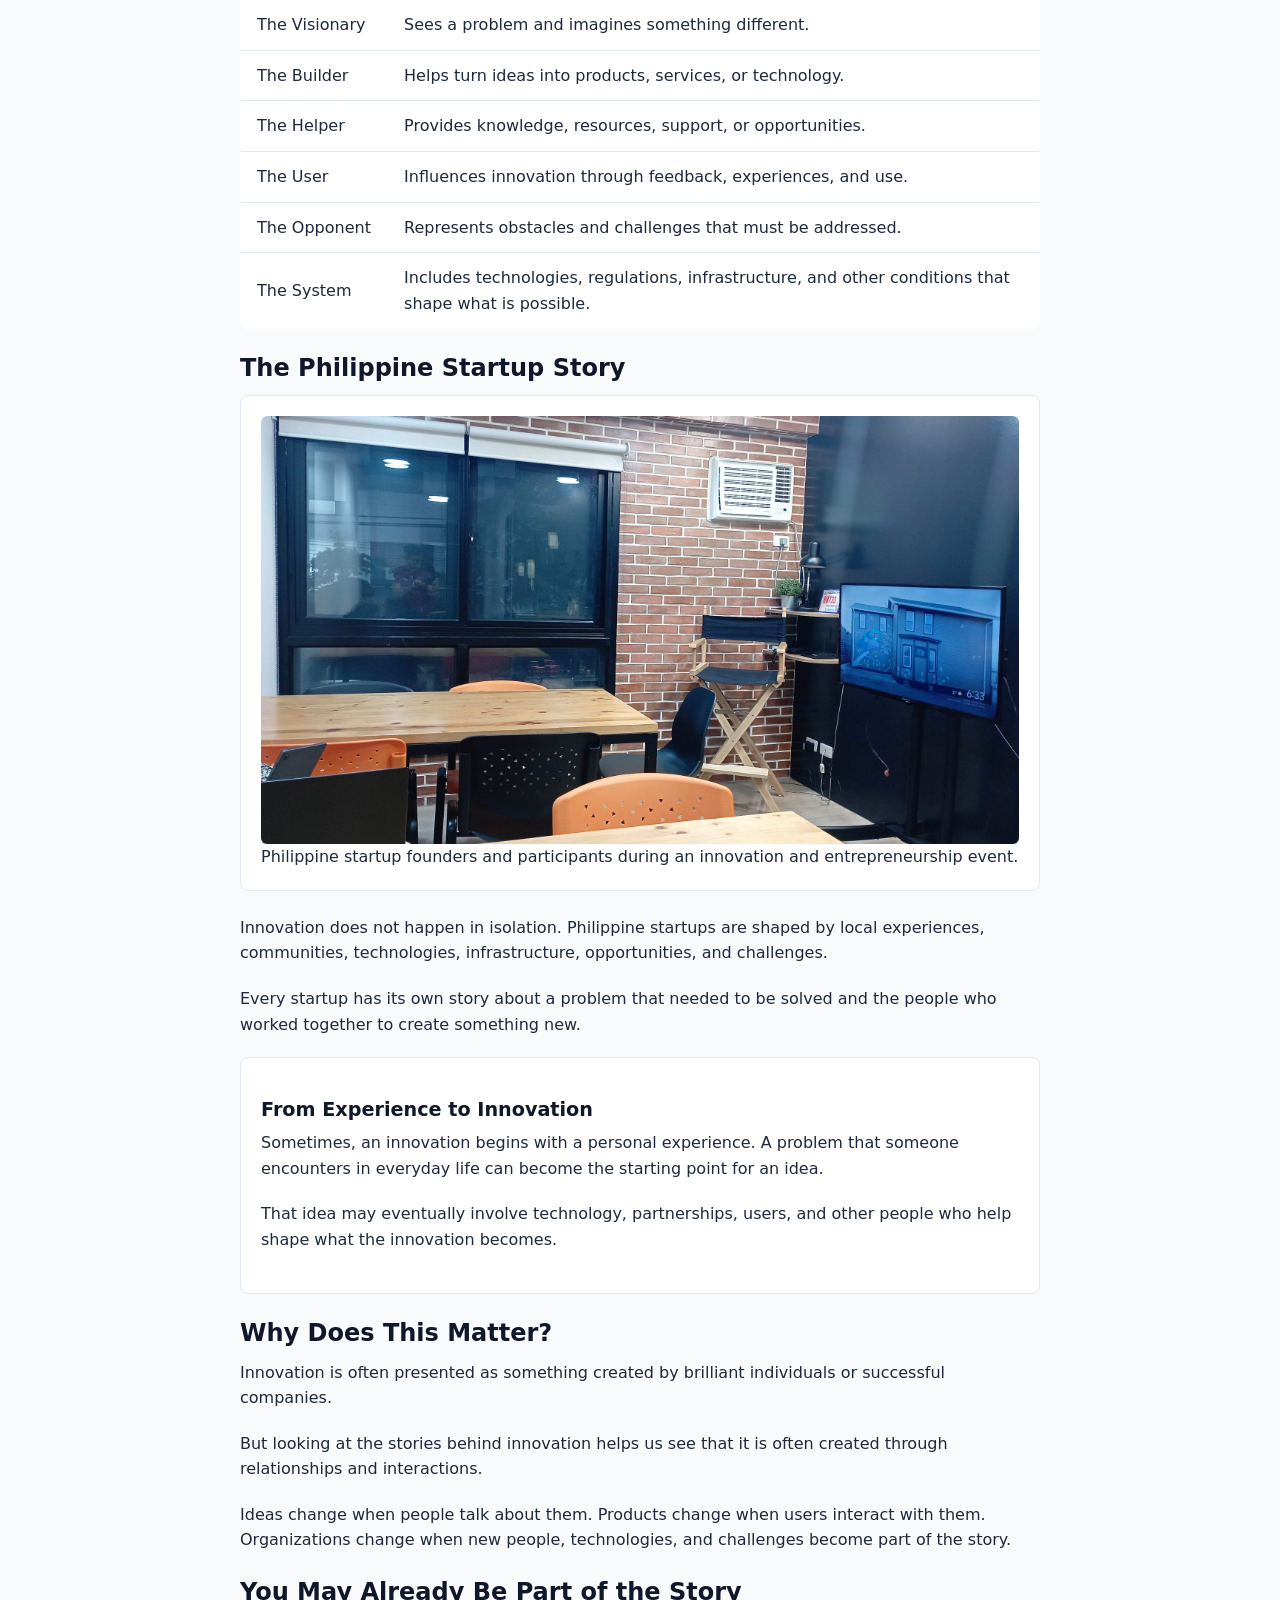
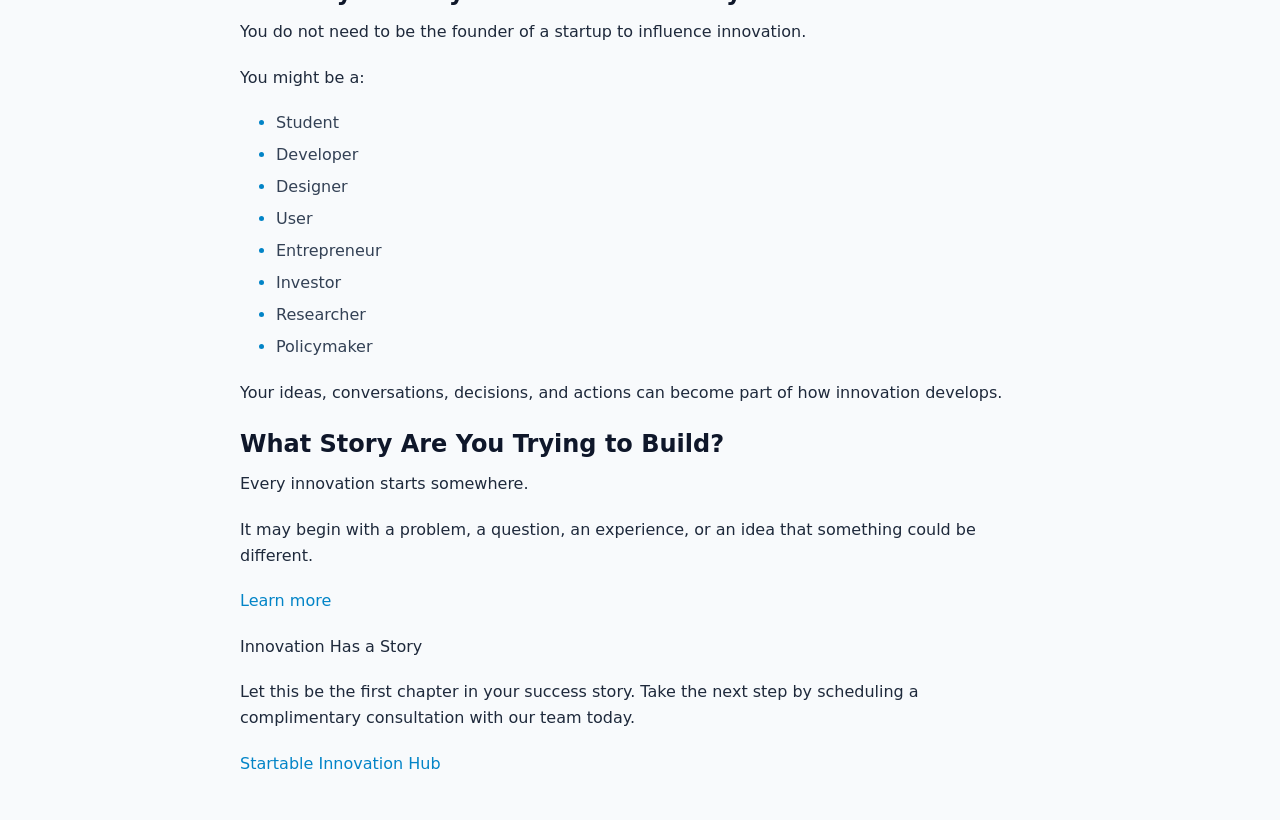
<file: index-landing-page-example-basic-css.html>
<!DOCTYPE html>
<html lang="en">

<head>

    <meta charset="UTF-8">
    <meta name="viewport" content="width=device-width, initial-scale=1.0">

    <title>Innovation Has a Story</title>

    <style>
    /* ==========================================================================
    1. Universal Reset & Box Sizing
    ========================================================================== */
    * {
        box-sizing: border-box;
        margin: 0;
        padding: 0;
    }

    /* ==========================================================================
    2. Global Typography & Base Colors
    ========================================================================== */
    body {
        font-family: system-ui, -apple-system, BlinkMacSystemFont, "Segoe UI", Roboto, sans-serif;
        line-height: 1.6;
        color: #1e293b;            /* Dark slate for readable text */
        background-color: #f8fafc; /* Subtle light background */
        padding: 1.5rem;
    }

    /* ==========================================================================
    3. Container & Layout Width Control
    ========================================================================== */
    main,
    header,
    footer,
    .container {
        max-width: 800px;
        margin: 0 auto;
        width: 100%;
    }

    /* ==========================================================================
    4. Heading Hierarchy & Text Spacing
    ========================================================================== */
    h1, h2, h3 {
        color: #0f172a;
        font-weight: 700;
        line-height: 1.25;
    }

    h1 {
        font-size: 2rem;
        margin-bottom: 1rem;
    }

    h2 {
        font-size: 1.5rem;
        margin-top: 1.5rem;
        margin-bottom: 0.75rem;
    }

    h3 {
        font-size: 1.2rem;
        margin-top: 1.25rem;
        margin-bottom: 0.5rem;
    }

    p {
        margin-bottom: 1.25rem;
    }

    /* ==========================================================================
    5. Modern Layout Basics (Flexbox Navigation)
    ========================================================================== */
    nav ul {
        display: flex;
        flex-wrap: wrap;
        gap: 1rem;
        list-style: none;
        margin: 1rem 0;
        padding-left: 0;           /* Resets default list padding for nav */
    }

    /* ==========================================================================
    6. General Lists & Bullet Styling
    ========================================================================== */
    ul, ol {
        margin-left: 1.75rem;
        margin-bottom: 1.25rem;
        padding-left: 0.5rem;
    }

    li {
        margin-bottom: 0.4rem;
        line-height: 1.6;
        color: #334155;
    }

    ul li::marker {
        color: #0284c7;            /* Blue accent bullets */
    }

    ol li::marker {
        color: #0284c7;            /* Blue accent numbers */
        font-weight: 600;
    }

    li > ul,
    li > ol {
        margin-top: 0.4rem;
        margin-bottom: 0.4rem;
        margin-left: 1.25rem;
    }

    /* ==========================================================================
    7. Responsive Media Rules
    ========================================================================== */
    img {
        max-width: 100%;
        height: auto;
        display: block;
        border-radius: 6px;
    }

    /* ==========================================================================
    8. Link & Interactive States
    ========================================================================== */
    a {
        color: #0284c7;
        text-decoration: none;
        transition: color 0.2s ease;
    }

    a:hover,
    a:focus {
        color: #0369a1;
        text-decoration: underline;
    }

    /* Call-to-action button styling */
    .btn,
    section a.button {
        display: inline-block;
        background-color: #0284c7;
        color: #ffffff;
        padding: 0.6rem 1.2rem;
        border-radius: 6px;
        text-decoration: none;
        font-weight: 500;
    }

    .btn:hover,
    section a.button:hover {
        background-color: #0369a1;
        text-decoration: none;
    }

    /* ==========================================================================
    9. Box Model Spacing on Components
    ========================================================================== */
    article,
    figure,
    blockquote {
        background-color: #ffffff;
        border: 1px solid #e2e8f0;
        border-radius: 8px;
        padding: 1.25rem;
        margin-bottom: 1.5rem;
    }

    blockquote {
        border-left: 4px solid #0284c7;
    }

    table {
        width: 100%;
        border-collapse: collapse;
        margin-bottom: 1.5rem;
        background-color: #ffffff;
        border-radius: 8px;
        overflow: hidden;
        border: 1px solid #e2e8f0;
    }

    th, td {
        padding: 0.75rem 1rem;
        text-align: left;
        border-bottom: 1px solid #e2e8f0;
    }

    th {
        background-color: #f1f5f9;
        font-weight: 600;
    }

    tr:last-child td {
        border-bottom: none;
    }
    </style>

</head>


<body>

    <!-- Header and Navigation -->
    <header>

        <h1>Innovation Has a Story</h1>

        <nav>

            <ul>

                <li><a href="#story">The Story</a></li>
                <li><a href="#journey">The Journey</a></li>
                <li><a href="#people">The People</a></li>
                <li><a href="#philippines">Philippine Startups</a></li>
                <li><a href="#research">The Research</a></li>

            </ul>

        </nav>

    </header>


    <main>

        <!-- Hero Section -->
        <section id="home">

            <h2>Every Startup Begins With a Story.</h2>

            <p>
                Behind every app, platform, or breakthrough is a story about
                a problem, an idea, and the people trying to make something
                new happen.
            </p>


            <figure>

                <img
                    src="assets/hero-image.webp"
                    alt="A group of people involved in a startup workshop gathered around in an incubation space">

                <figcaption>
                    Innovation brings together people, ideas, technology,
                    and opportunities.
                </figcaption>

            </figure>


            <p>
                <a href="#story">Explore the Story</a>
            </p>

        </section>


        <!-- Introduction -->
        <section id="story">

            <h2>What if innovation is more than just a product?</h2>

            <p>
                When we hear the word innovation, we often think about
                something new that we can use: an app, a device, a platform,
                or a new technology.
            </p>

            <p>
                But innovation does not simply appear when a product is
                finished. It develops through conversations, decisions,
                experiments, challenges, relationships, and the stories
                people tell about what they are trying to create.
            </p>

            <p>
                Innovation is not always a straight line from an idea to a
                finished product. It changes as different people, technologies,
                problems, and opportunities become part of the journey.
            </p>

        </section>


        <!-- Journey Section -->
        <section id="journey">

            <h2>How an Innovation Takes Shape</h2>


            <article>

                <h3>1. Something Needs to Change</h3>

                <p>
                    The story often begins with a problem. Someone sees a
                    challenge, experiences something that does not work, or
                    recognizes an opportunity to do things differently.
                </p>

            </article>


            <article>

                <h3>2. An Idea Becomes a Possibility</h3>

                <p>
                    An idea begins to take shape. Someone asks:
                </p>

                <blockquote>

                    <p>
                        What if there is a better way to do this?
                    </p>

                </blockquote>

                <p>
                    The idea is shared with other people and begins to develop.
                </p>

            </article>


            <article>

                <h3>3. People and Resources Come Together</h3>

                <p>
                    Innovation is rarely created by one person alone.
                    Different people and resources become part of the process.
                </p>

                <ul>

                    <li>Founders</li>
                    <li>Developers</li>
                    <li>Designers</li>
                    <li>Mentors</li>
                    <li>Partners</li>
                    <li>Investors</li>
                    <li>Users</li>

                </ul>

            </article>


            <article>

                <h3>4. Problems Push Back</h3>

                <p>
                    Not everything goes according to plan. Startups may
                    encounter challenges such as:
                </p>

                <ul>

                    <li>Technical limitations</li>
                    <li>Limited resources</li>
                    <li>Infrastructure problems</li>
                    <li>Regulations</li>
                    <li>Competition</li>
                    <li>Uncertainty</li>

                </ul>

                <p>
                    These challenges can change the direction of an innovation.
                </p>

            </article>


            <article>

                <h3>5. The Innovation Changes</h3>

                <p>
                    Ideas are revised. Products are improved. Users provide
                    feedback. New people become involved.
                </p>

                <p>
                    Innovation continues to evolve.
                </p>

            </article>

        </section>


        <!-- Key Message -->
        <section>

            <h2>Innovation Does Not Move in a Straight Line.</h2>

            <p>It is negotiated.</p>

            <p>It is revised.</p>

            <p>It is communicated.</p>

            <p>
                And it is constantly shaped by the people and things around it.
            </p>

        </section>


        <!-- People and Actors -->
        <section id="people">

            <h2>Innovation Is Never a Solo Story</h2>

            <p>
                Different people and forces can influence what an innovation
                eventually becomes.
            </p>


            <table>

                <thead>

                    <tr>
                        <th>Person / Actor</th>
                        <th>Role</th>
                    </tr>

                </thead>


                <tbody>

                    <tr>
                        <td>The Visionary</td>
                        <td>
                            Sees a problem and imagines something different.
                        </td>
                    </tr>

                    <tr>
                        <td>The Builder</td>
                        <td>
                            Helps turn ideas into products, services, or technology.
                        </td>
                    </tr>

                    <tr>
                        <td>The Helper</td>
                        <td>
                            Provides knowledge, resources, support, or opportunities.
                        </td>
                    </tr>

                    <tr>
                        <td>The User</td>
                        <td>
                            Influences innovation through feedback, experiences, and use.
                        </td>
                    </tr>

                    <tr>
                        <td>The Opponent</td>
                        <td>
                            Represents obstacles and challenges that must be addressed.
                        </td>
                    </tr>

                    <tr>
                        <td>The System</td>
                        <td>
                            Includes technologies, regulations, infrastructure,
                            and other conditions that shape what is possible.
                        </td>
                    </tr>

                </tbody>

            </table>

        </section>


        <!-- Philippine Context -->
        <section id="philippines">

            <h2>The Philippine Startup Story</h2>


            <figure>

                <img
                    src="assets/supporting-image-1.webp"
                    alt="An incubation space for tech startup founders">

                <figcaption>
                    Philippine startup founders and participants during
                    an innovation and entrepreneurship event.
                </figcaption>

            </figure>


            <p>
                Innovation does not happen in isolation. Philippine startups
                are shaped by local experiences, communities, technologies,
                infrastructure, opportunities, and challenges.
            </p>

            <p>
                Every startup has its own story about a problem that needed
                to be solved and the people who worked together to create
                something new.
            </p>


            <article>

                <h3>From Experience to Innovation</h3>

                <p>
                    Sometimes, an innovation begins with a personal experience.
                    A problem that someone encounters in everyday life can
                    become the starting point for an idea.
                </p>

                <p>
                    That idea may eventually involve technology, partnerships,
                    users, and other people who help shape what the innovation
                    becomes.
                </p>

            </article>

        </section>


        <!-- Why It Matters -->
        <section>

            <h2>Why Does This Matter?</h2>

            <p>
                Innovation is often presented as something created by brilliant
                individuals or successful companies.
            </p>

            <p>
                But looking at the stories behind innovation helps us see that
                it is often created through relationships and interactions.
            </p>

            <p>
                Ideas change when people talk about them. Products change when
                users interact with them. Organizations change when new people,
                technologies, and challenges become part of the story.
            </p>

        </section>


        <!-- Audience Section -->
        <section>

            <h2>You May Already Be Part of the Story</h2>

            <p>
                You do not need to be the founder of a startup to influence
                innovation.
            </p>

            <p>You might be a:</p>

            <ul>

                <li>Student</li>
                <li>Developer</li>
                <li>Designer</li>
                <li>User</li>
                <li>Entrepreneur</li>
                <li>Investor</li>
                <li>Researcher</li>
                <li>Policymaker</li>

            </ul>

            <p>
                Your ideas, conversations, decisions, and actions can become
                part of how innovation develops.
            </p>

        </section>


        <!-- Call to Action -->
        <section id="research">

            <h2>What Story Are You Trying to Build?</h2>

            <p>
                Every innovation starts somewhere.
            </p>

            <p>
                It may begin with a problem, a question, an experience,
                or an idea that something could be different.
            </p>

            <p>

                <a href="https://www.upou.edu.ph/feature/beyond-stories-how-narratives-shape-innovation-in-philippine-tech-startups/">
                    Learn more
                </a>

            </p>

        </section>

    </main>


    <!-- Footer -->
    <footer>

        <p>
            Innovation Has a Story
        </p>

        <p>
            Let this be the first chapter in your success story. Take the next
            step by scheduling a complimentary consultation with our team today.
        </p>

        <p>

            <a href="https://startablehub.com/">
                Startable Innovation Hub
            </a>

        </p>

    </footer>


</body>

</html>
</file>
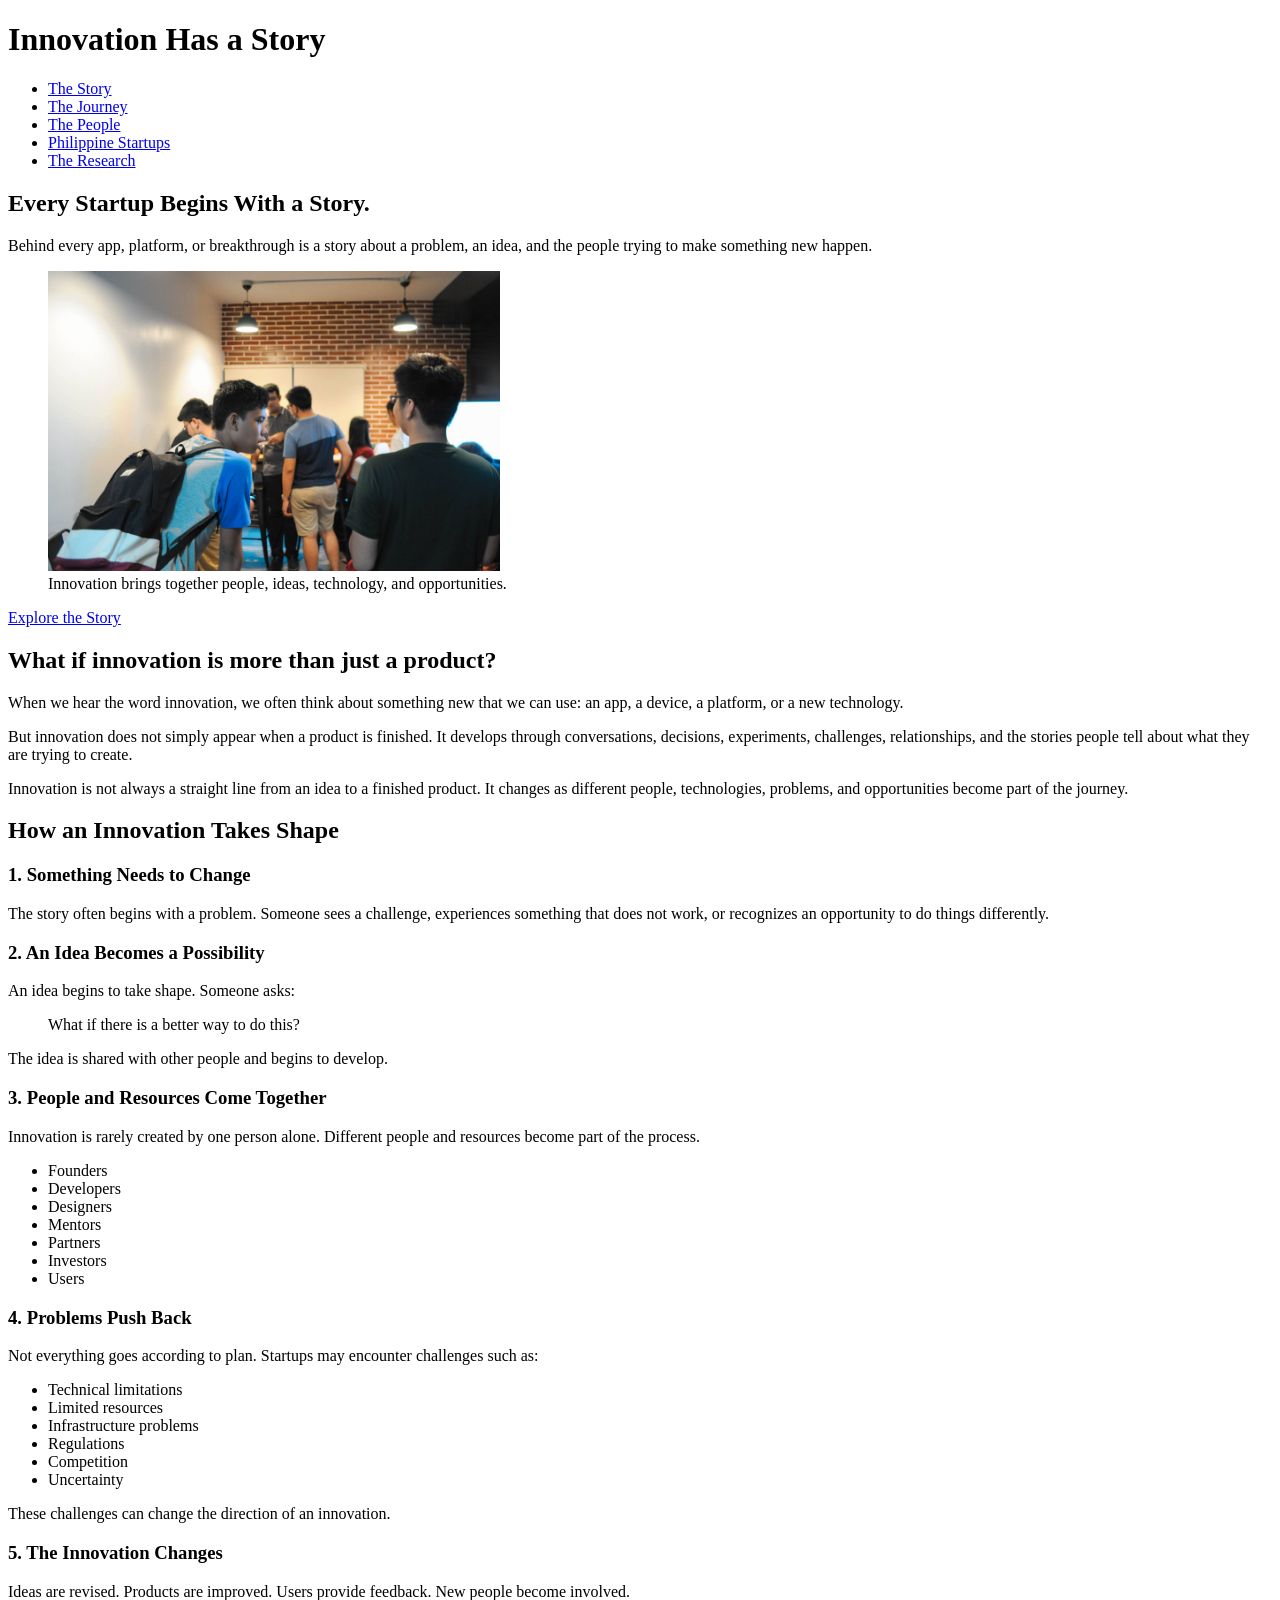
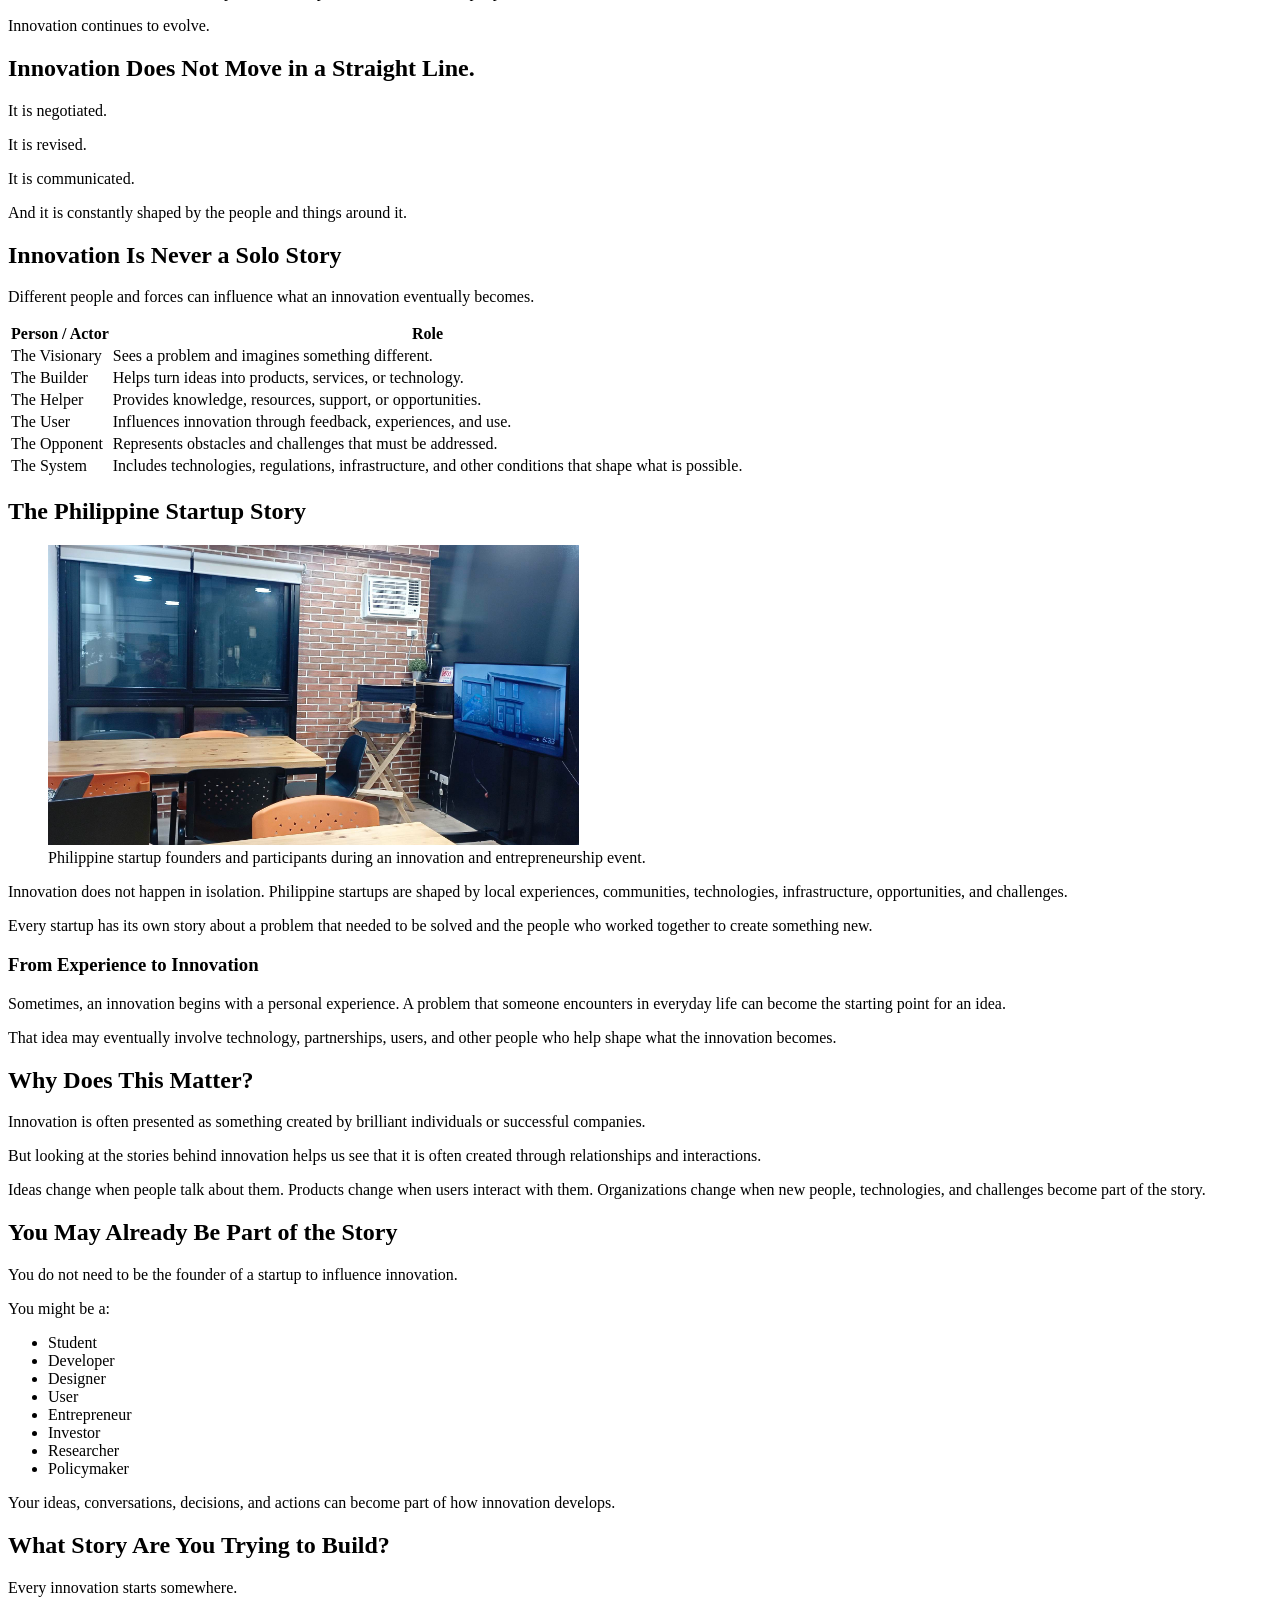
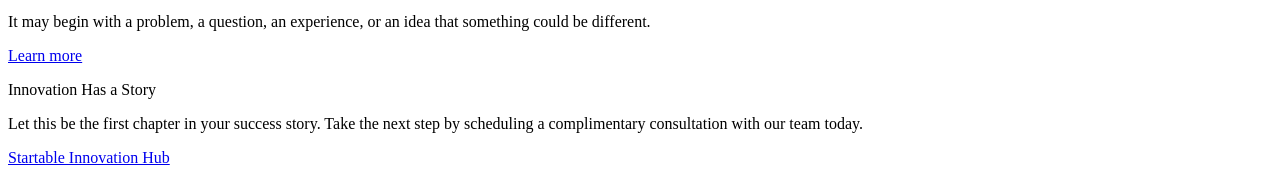
<file: index-landing-page-example.html>
<!DOCTYPE html>
<html lang="en">

<head>

    <meta charset="UTF-8">
    <meta name="viewport" content="width=device-width, initial-scale=1.0">

    <title>Innovation Has a Story</title>

    <style>

        img {
            max-width: 100%;
            height: auto;
            max-height: 300px;
            object-fit: contain;
        }

    </style>

</head>


<body>

    <!-- Header and Navigation -->
    <header>

        <h1>Innovation Has a Story</h1>

        <nav>

            <ul>

                <li><a href="#story">The Story</a></li>
                <li><a href="#journey">The Journey</a></li>
                <li><a href="#people">The People</a></li>
                <li><a href="#philippines">Philippine Startups</a></li>
                <li><a href="#research">The Research</a></li>

            </ul>

        </nav>

    </header>


    <main>

        <!-- Hero Section -->
        <section id="home">

            <h2>Every Startup Begins With a Story.</h2>

            <p>
                Behind every app, platform, or breakthrough is a story about
                a problem, an idea, and the people trying to make something
                new happen.
            </p>


            <figure>

                <img
                    src="assets/hero-image.webp"
                    alt="A group of people involved in a startup workshop gathered around in an incubation space">

                <figcaption>
                    Innovation brings together people, ideas, technology,
                    and opportunities.
                </figcaption>

            </figure>


            <p>
                <a href="#story">Explore the Story</a>
            </p>

        </section>


        <!-- Introduction -->
        <section id="story">

            <h2>What if innovation is more than just a product?</h2>

            <p>
                When we hear the word innovation, we often think about
                something new that we can use: an app, a device, a platform,
                or a new technology.
            </p>

            <p>
                But innovation does not simply appear when a product is
                finished. It develops through conversations, decisions,
                experiments, challenges, relationships, and the stories
                people tell about what they are trying to create.
            </p>

            <p>
                Innovation is not always a straight line from an idea to a
                finished product. It changes as different people, technologies,
                problems, and opportunities become part of the journey.
            </p>

        </section>


        <!-- Journey Section -->
        <section id="journey">

            <h2>How an Innovation Takes Shape</h2>


            <article>

                <h3>1. Something Needs to Change</h3>

                <p>
                    The story often begins with a problem. Someone sees a
                    challenge, experiences something that does not work, or
                    recognizes an opportunity to do things differently.
                </p>

            </article>


            <article>

                <h3>2. An Idea Becomes a Possibility</h3>

                <p>
                    An idea begins to take shape. Someone asks:
                </p>

                <blockquote>

                    <p>
                        What if there is a better way to do this?
                    </p>

                </blockquote>

                <p>
                    The idea is shared with other people and begins to develop.
                </p>

            </article>


            <article>

                <h3>3. People and Resources Come Together</h3>

                <p>
                    Innovation is rarely created by one person alone.
                    Different people and resources become part of the process.
                </p>

                <ul>

                    <li>Founders</li>
                    <li>Developers</li>
                    <li>Designers</li>
                    <li>Mentors</li>
                    <li>Partners</li>
                    <li>Investors</li>
                    <li>Users</li>

                </ul>

            </article>


            <article>

                <h3>4. Problems Push Back</h3>

                <p>
                    Not everything goes according to plan. Startups may
                    encounter challenges such as:
                </p>

                <ul>

                    <li>Technical limitations</li>
                    <li>Limited resources</li>
                    <li>Infrastructure problems</li>
                    <li>Regulations</li>
                    <li>Competition</li>
                    <li>Uncertainty</li>

                </ul>

                <p>
                    These challenges can change the direction of an innovation.
                </p>

            </article>


            <article>

                <h3>5. The Innovation Changes</h3>

                <p>
                    Ideas are revised. Products are improved. Users provide
                    feedback. New people become involved.
                </p>

                <p>
                    Innovation continues to evolve.
                </p>

            </article>

        </section>


        <!-- Key Message -->
        <section>

            <h2>Innovation Does Not Move in a Straight Line.</h2>

            <p>It is negotiated.</p>

            <p>It is revised.</p>

            <p>It is communicated.</p>

            <p>
                And it is constantly shaped by the people and things around it.
            </p>

        </section>


        <!-- People and Actors -->
        <section id="people">

            <h2>Innovation Is Never a Solo Story</h2>

            <p>
                Different people and forces can influence what an innovation
                eventually becomes.
            </p>


            <table>

                <thead>

                    <tr>
                        <th>Person / Actor</th>
                        <th>Role</th>
                    </tr>

                </thead>


                <tbody>

                    <tr>
                        <td>The Visionary</td>
                        <td>
                            Sees a problem and imagines something different.
                        </td>
                    </tr>

                    <tr>
                        <td>The Builder</td>
                        <td>
                            Helps turn ideas into products, services, or technology.
                        </td>
                    </tr>

                    <tr>
                        <td>The Helper</td>
                        <td>
                            Provides knowledge, resources, support, or opportunities.
                        </td>
                    </tr>

                    <tr>
                        <td>The User</td>
                        <td>
                            Influences innovation through feedback, experiences, and use.
                        </td>
                    </tr>

                    <tr>
                        <td>The Opponent</td>
                        <td>
                            Represents obstacles and challenges that must be addressed.
                        </td>
                    </tr>

                    <tr>
                        <td>The System</td>
                        <td>
                            Includes technologies, regulations, infrastructure,
                            and other conditions that shape what is possible.
                        </td>
                    </tr>

                </tbody>

            </table>

        </section>


        <!-- Philippine Context -->
        <section id="philippines">

            <h2>The Philippine Startup Story</h2>


            <figure>

                <img
                    src="assets/supporting-image-1.webp"
                    alt="An incubation space for tech startup founders">

                <figcaption>
                    Philippine startup founders and participants during
                    an innovation and entrepreneurship event.
                </figcaption>

            </figure>


            <p>
                Innovation does not happen in isolation. Philippine startups
                are shaped by local experiences, communities, technologies,
                infrastructure, opportunities, and challenges.
            </p>

            <p>
                Every startup has its own story about a problem that needed
                to be solved and the people who worked together to create
                something new.
            </p>


            <article>

                <h3>From Experience to Innovation</h3>

                <p>
                    Sometimes, an innovation begins with a personal experience.
                    A problem that someone encounters in everyday life can
                    become the starting point for an idea.
                </p>

                <p>
                    That idea may eventually involve technology, partnerships,
                    users, and other people who help shape what the innovation
                    becomes.
                </p>

            </article>

        </section>


        <!-- Why It Matters -->
        <section>

            <h2>Why Does This Matter?</h2>

            <p>
                Innovation is often presented as something created by brilliant
                individuals or successful companies.
            </p>

            <p>
                But looking at the stories behind innovation helps us see that
                it is often created through relationships and interactions.
            </p>

            <p>
                Ideas change when people talk about them. Products change when
                users interact with them. Organizations change when new people,
                technologies, and challenges become part of the story.
            </p>

        </section>


        <!-- Audience Section -->
        <section>

            <h2>You May Already Be Part of the Story</h2>

            <p>
                You do not need to be the founder of a startup to influence
                innovation.
            </p>

            <p>You might be a:</p>

            <ul>

                <li>Student</li>
                <li>Developer</li>
                <li>Designer</li>
                <li>User</li>
                <li>Entrepreneur</li>
                <li>Investor</li>
                <li>Researcher</li>
                <li>Policymaker</li>

            </ul>

            <p>
                Your ideas, conversations, decisions, and actions can become
                part of how innovation develops.
            </p>

        </section>


        <!-- Call to Action -->
        <section id="research">

            <h2>What Story Are You Trying to Build?</h2>

            <p>
                Every innovation starts somewhere.
            </p>

            <p>
                It may begin with a problem, a question, an experience,
                or an idea that something could be different.
            </p>

            <p>

                <a href="https://www.upou.edu.ph/feature/beyond-stories-how-narratives-shape-innovation-in-philippine-tech-startups/">
                    Learn more
                </a>

            </p>

        </section>

    </main>


    <!-- Footer -->
    <footer>

        <p>
            Innovation Has a Story
        </p>

        <p>
            Let this be the first chapter in your success story. Take the next
            step by scheduling a complimentary consultation with our team today.
        </p>

        <p>

            <a href="https://startablehub.com/">
                Startable Innovation Hub
            </a>

        </p>

    </footer>


</body>

</html>
</file>
